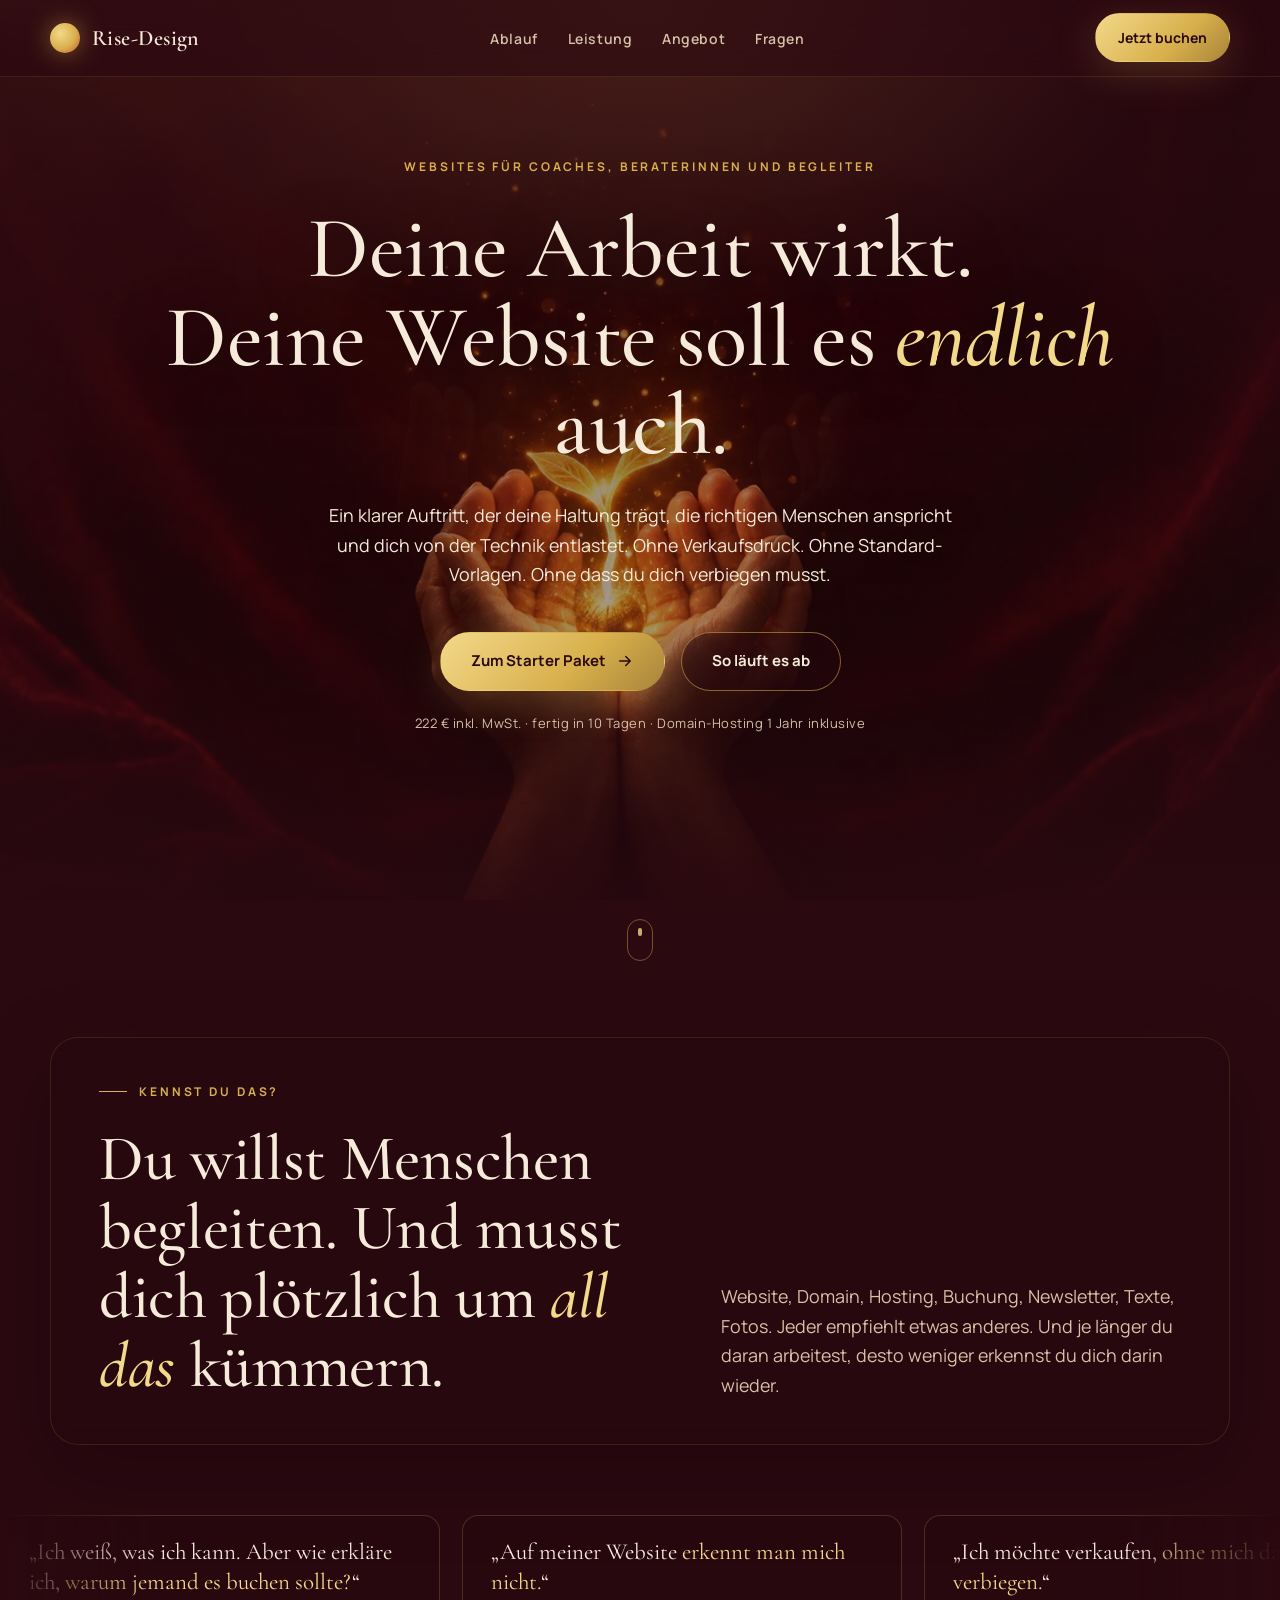
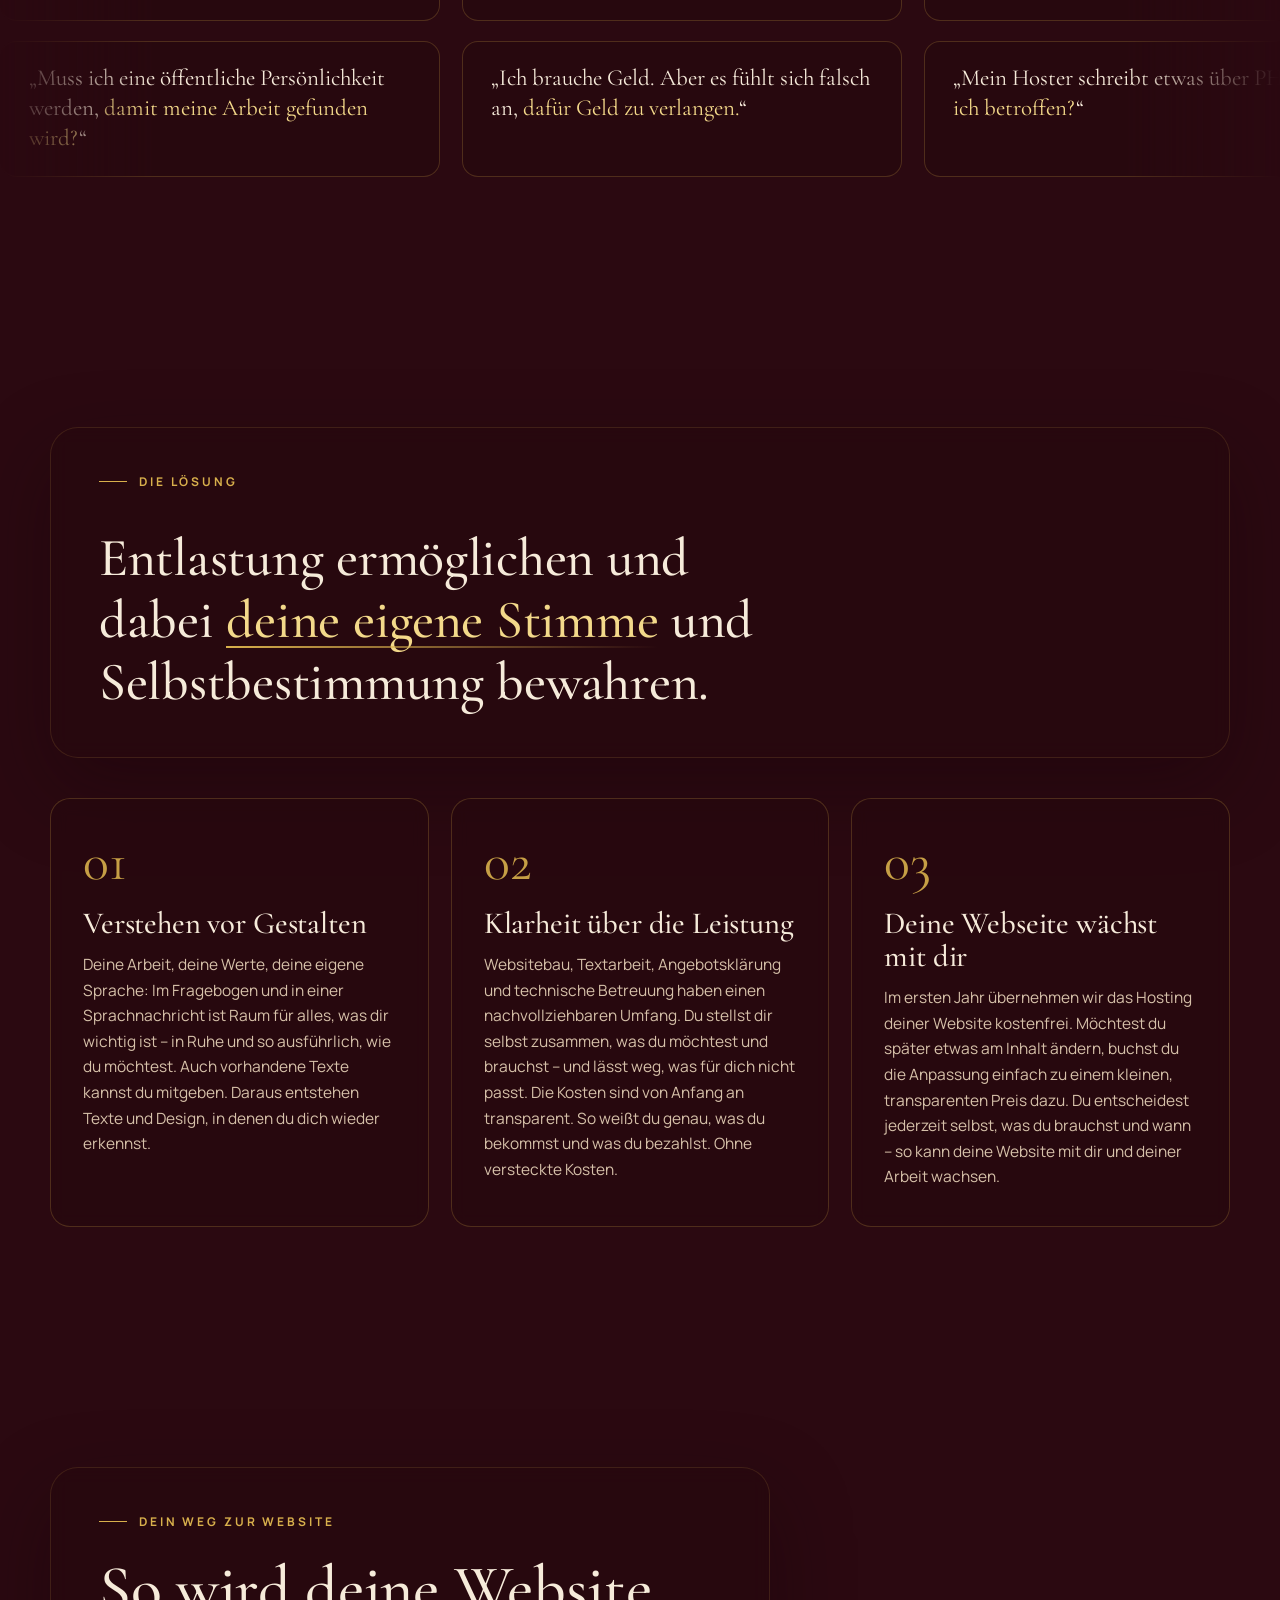
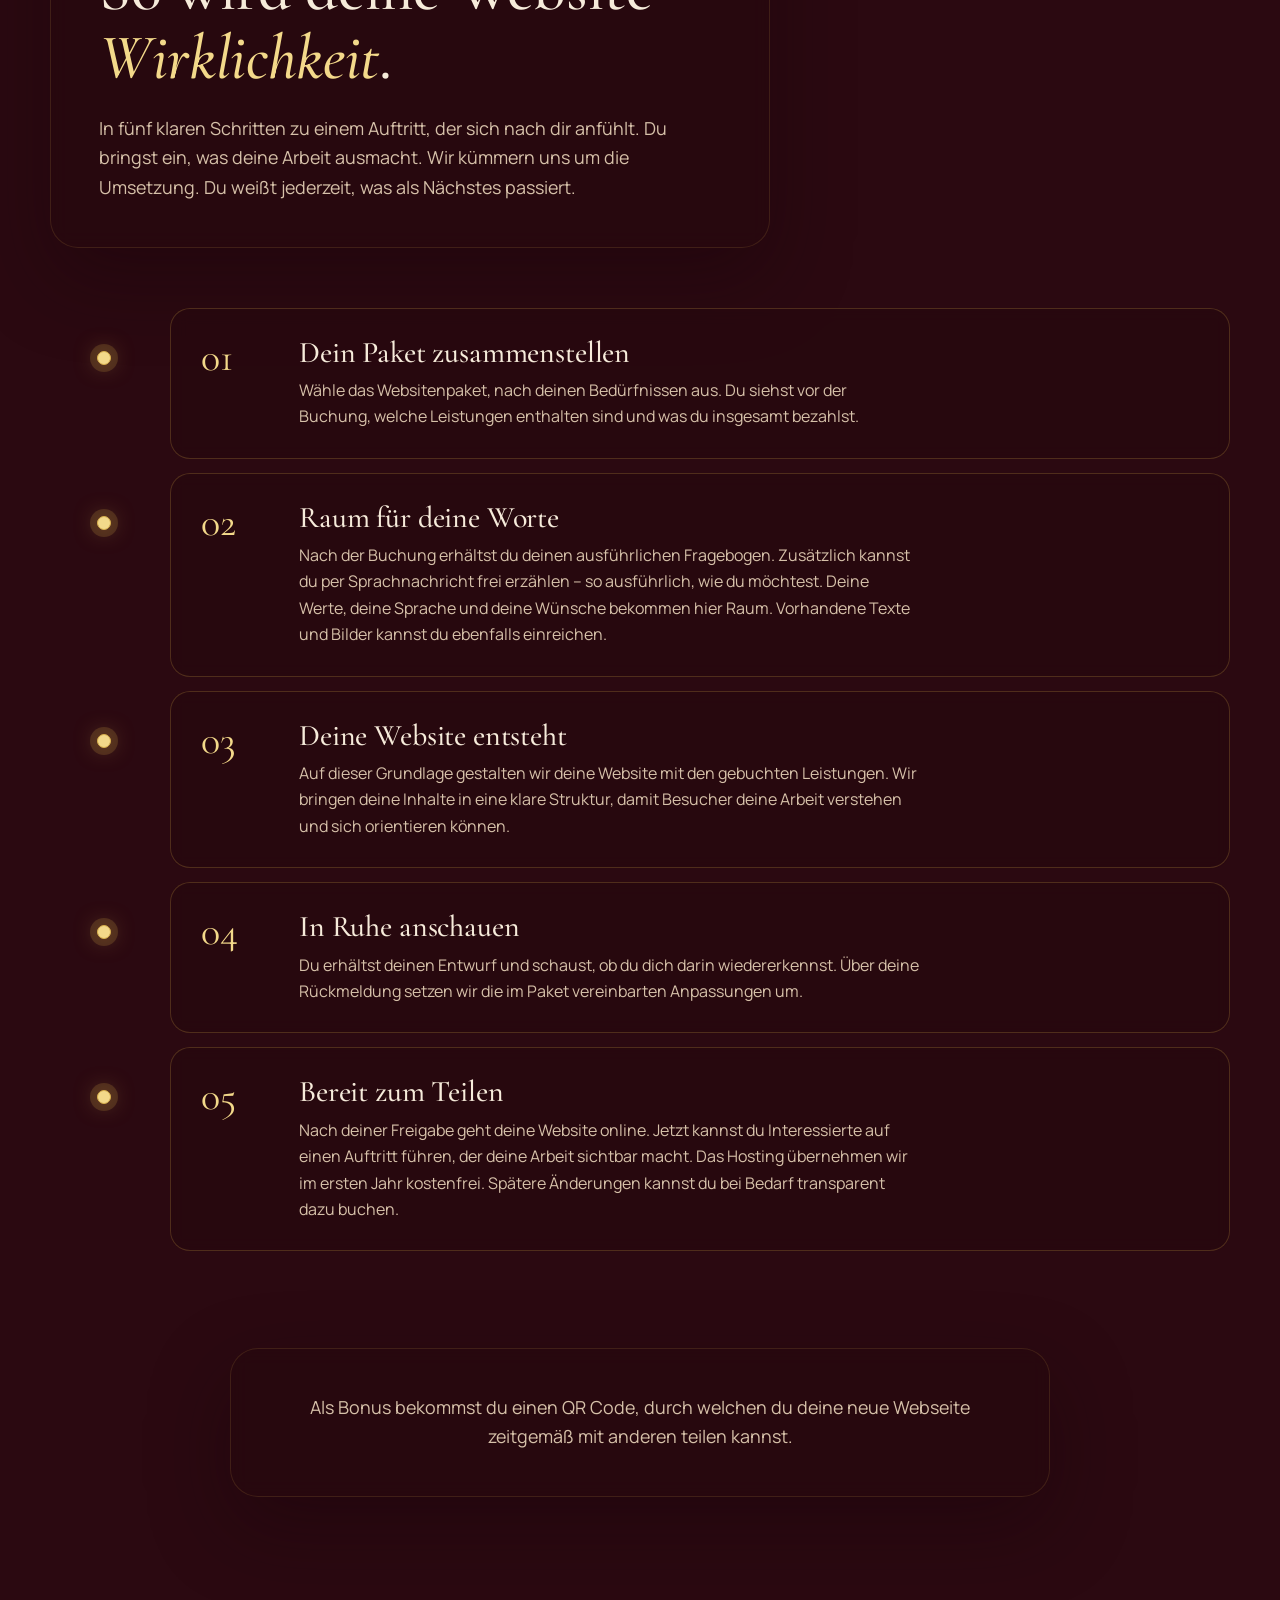
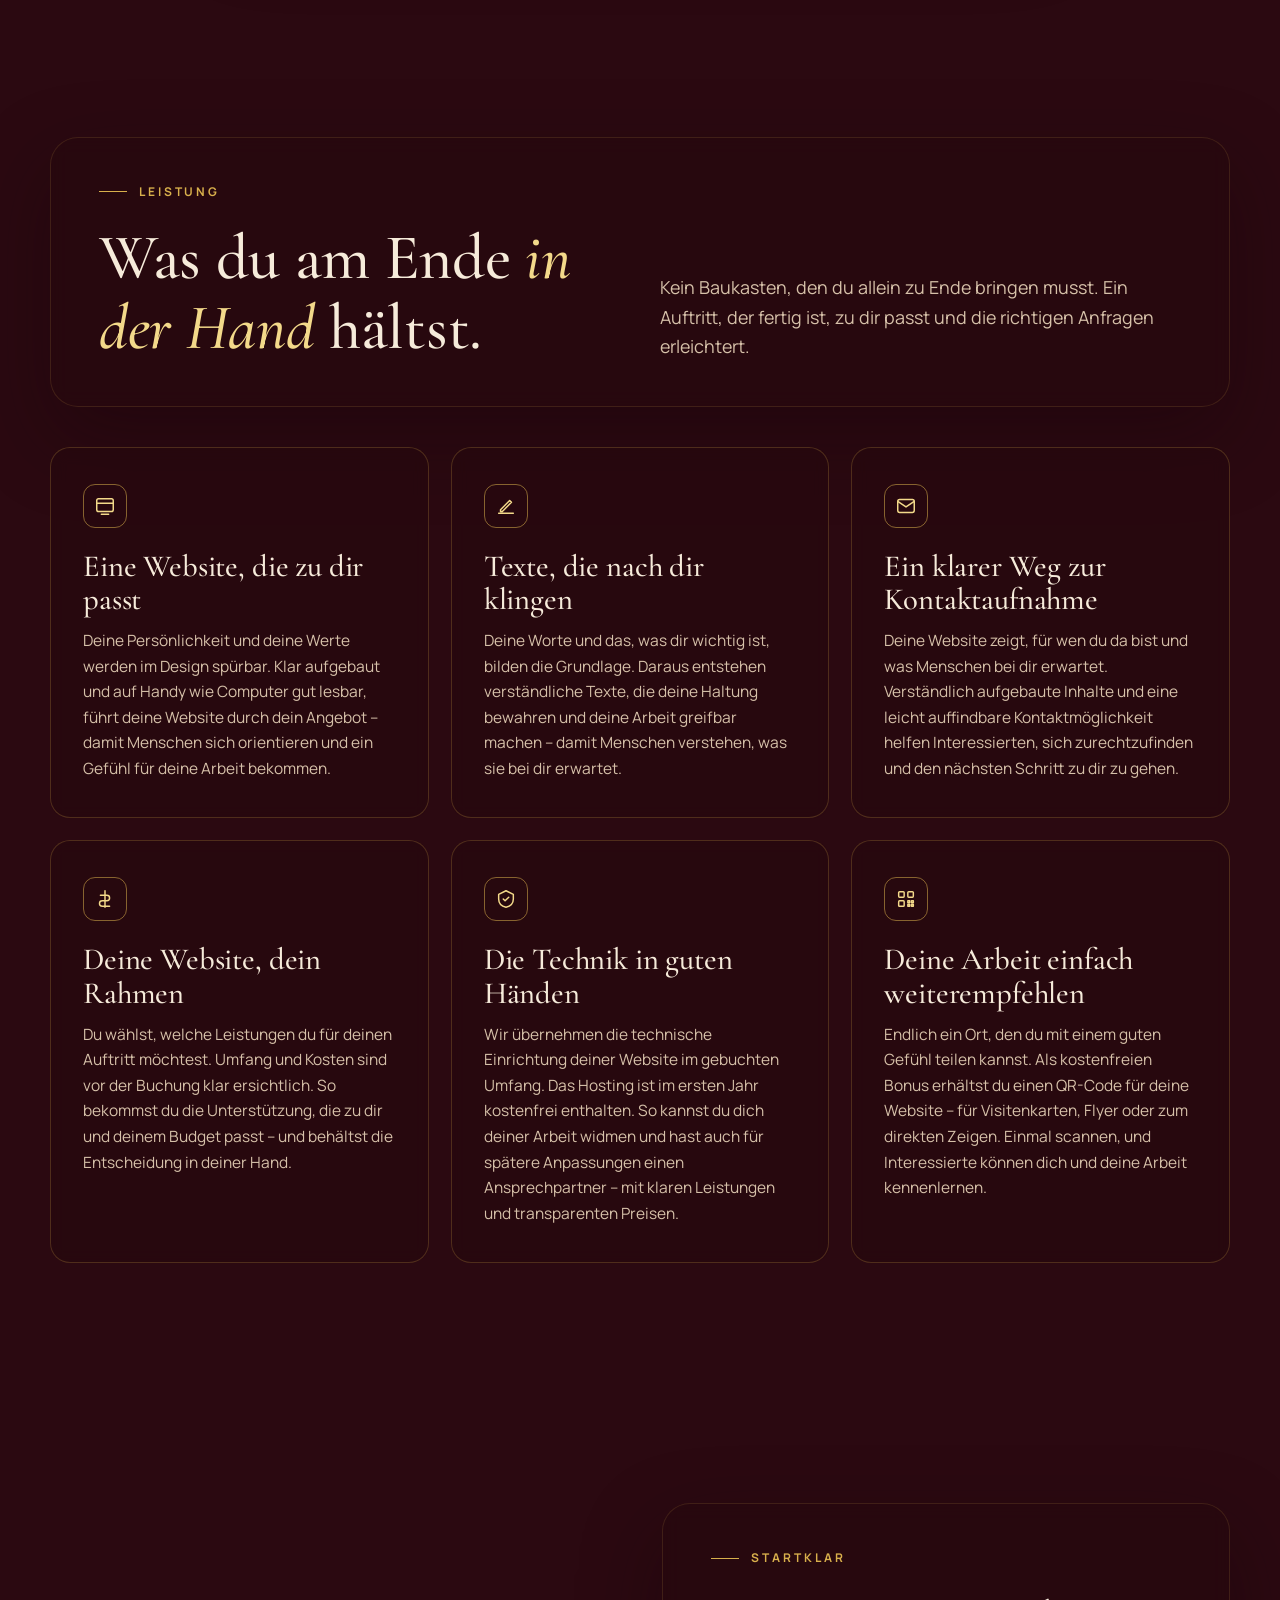
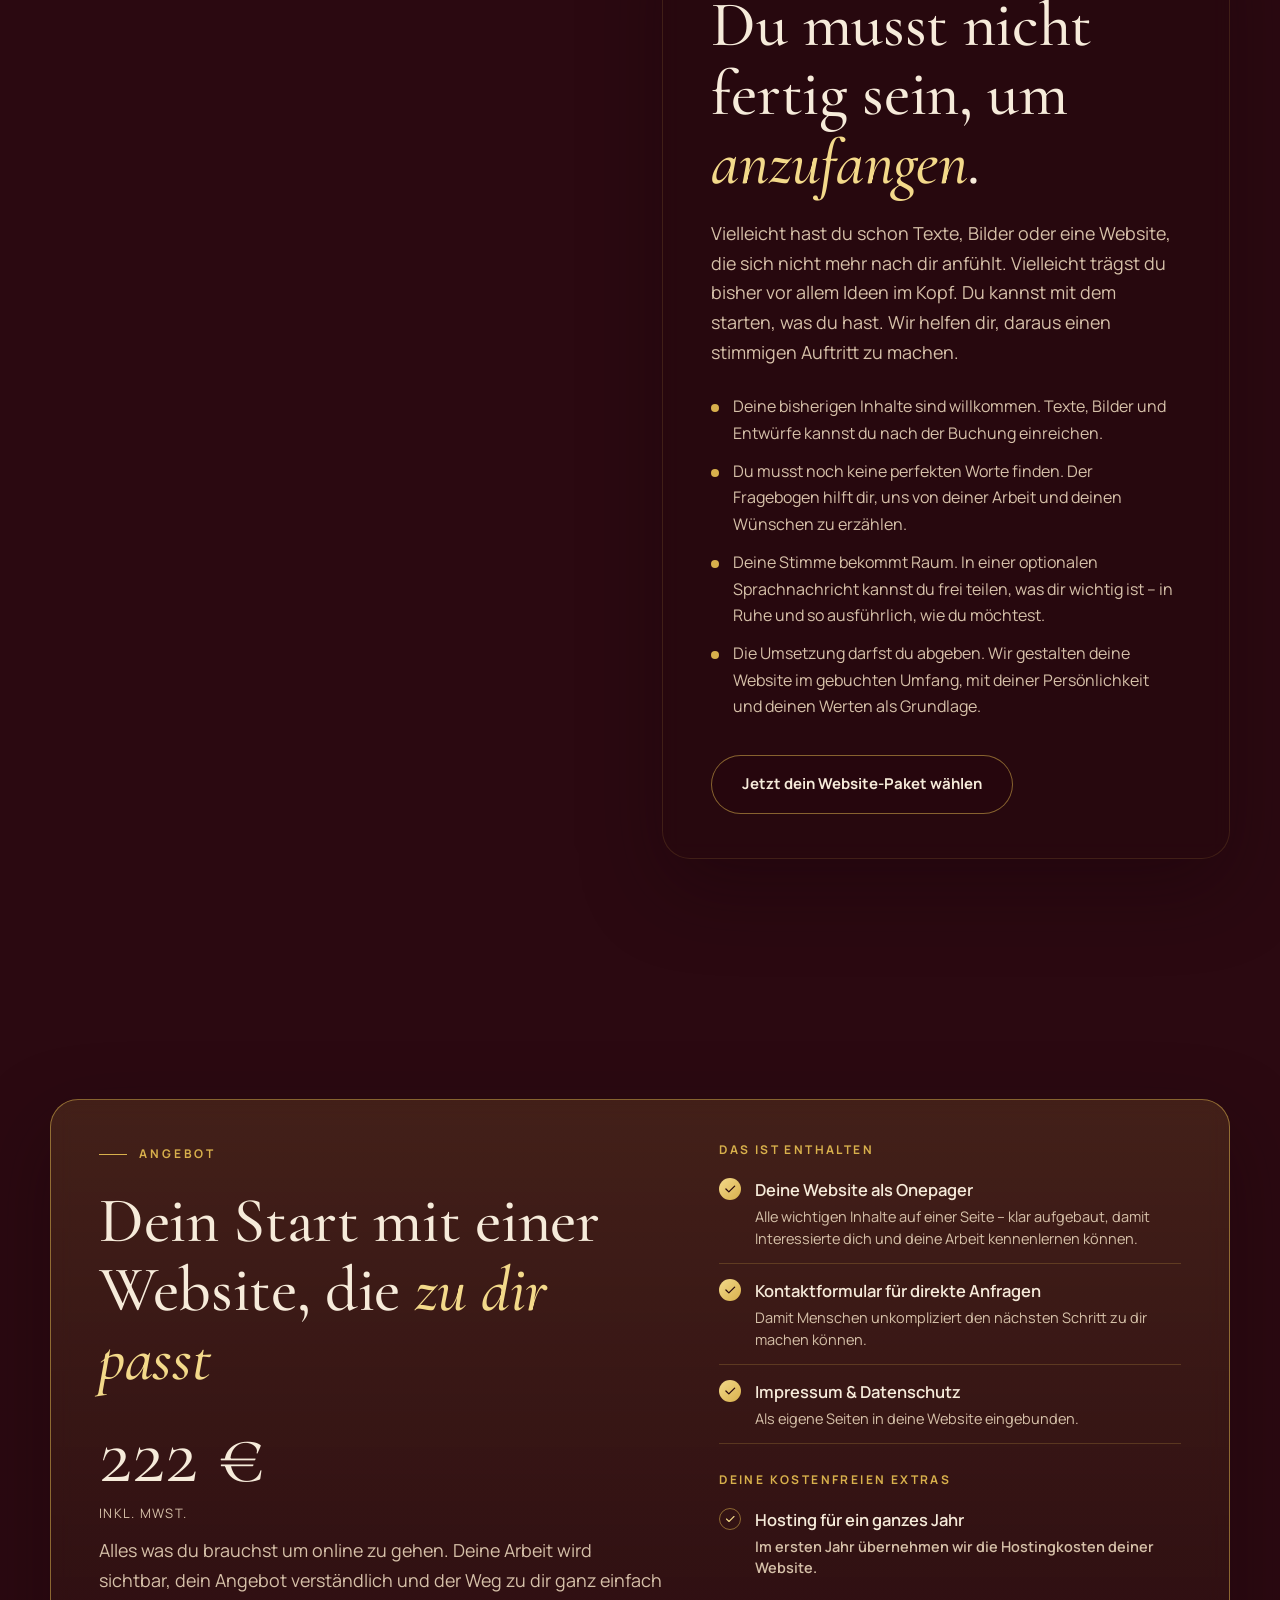
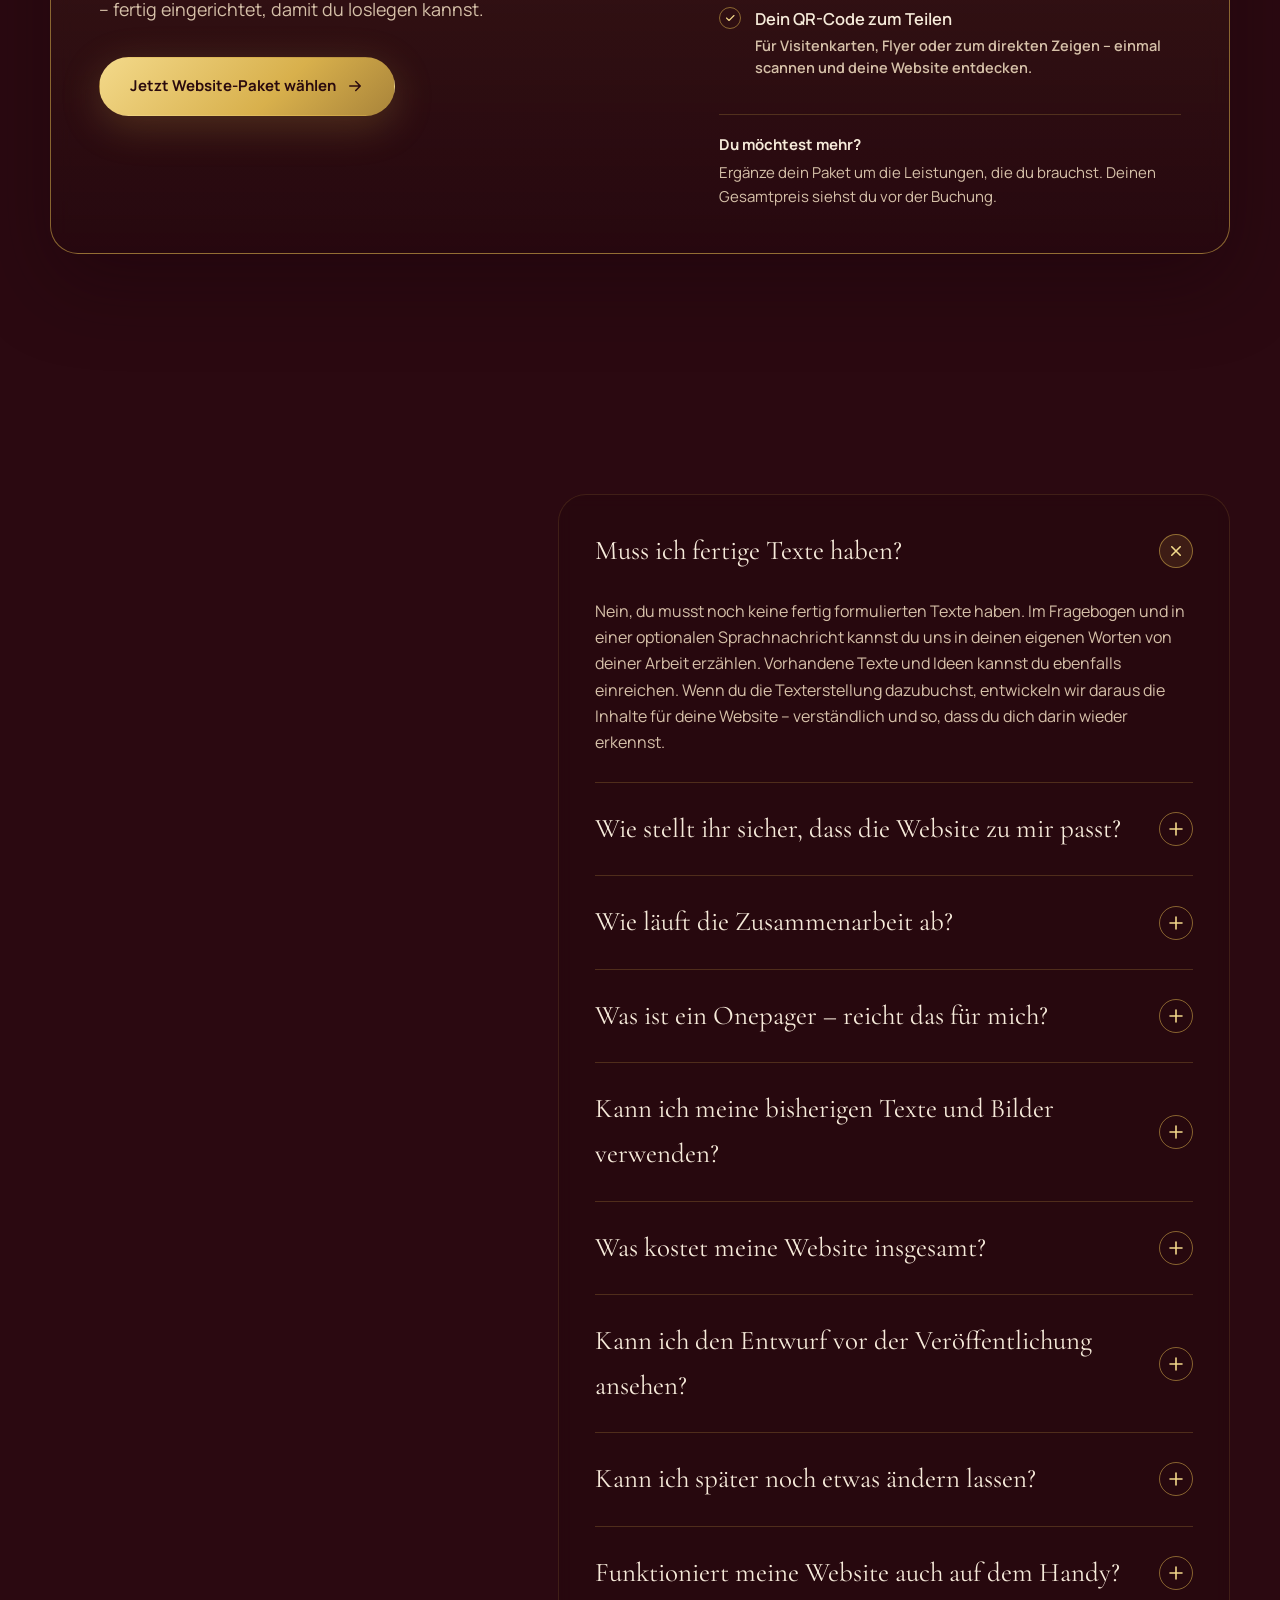
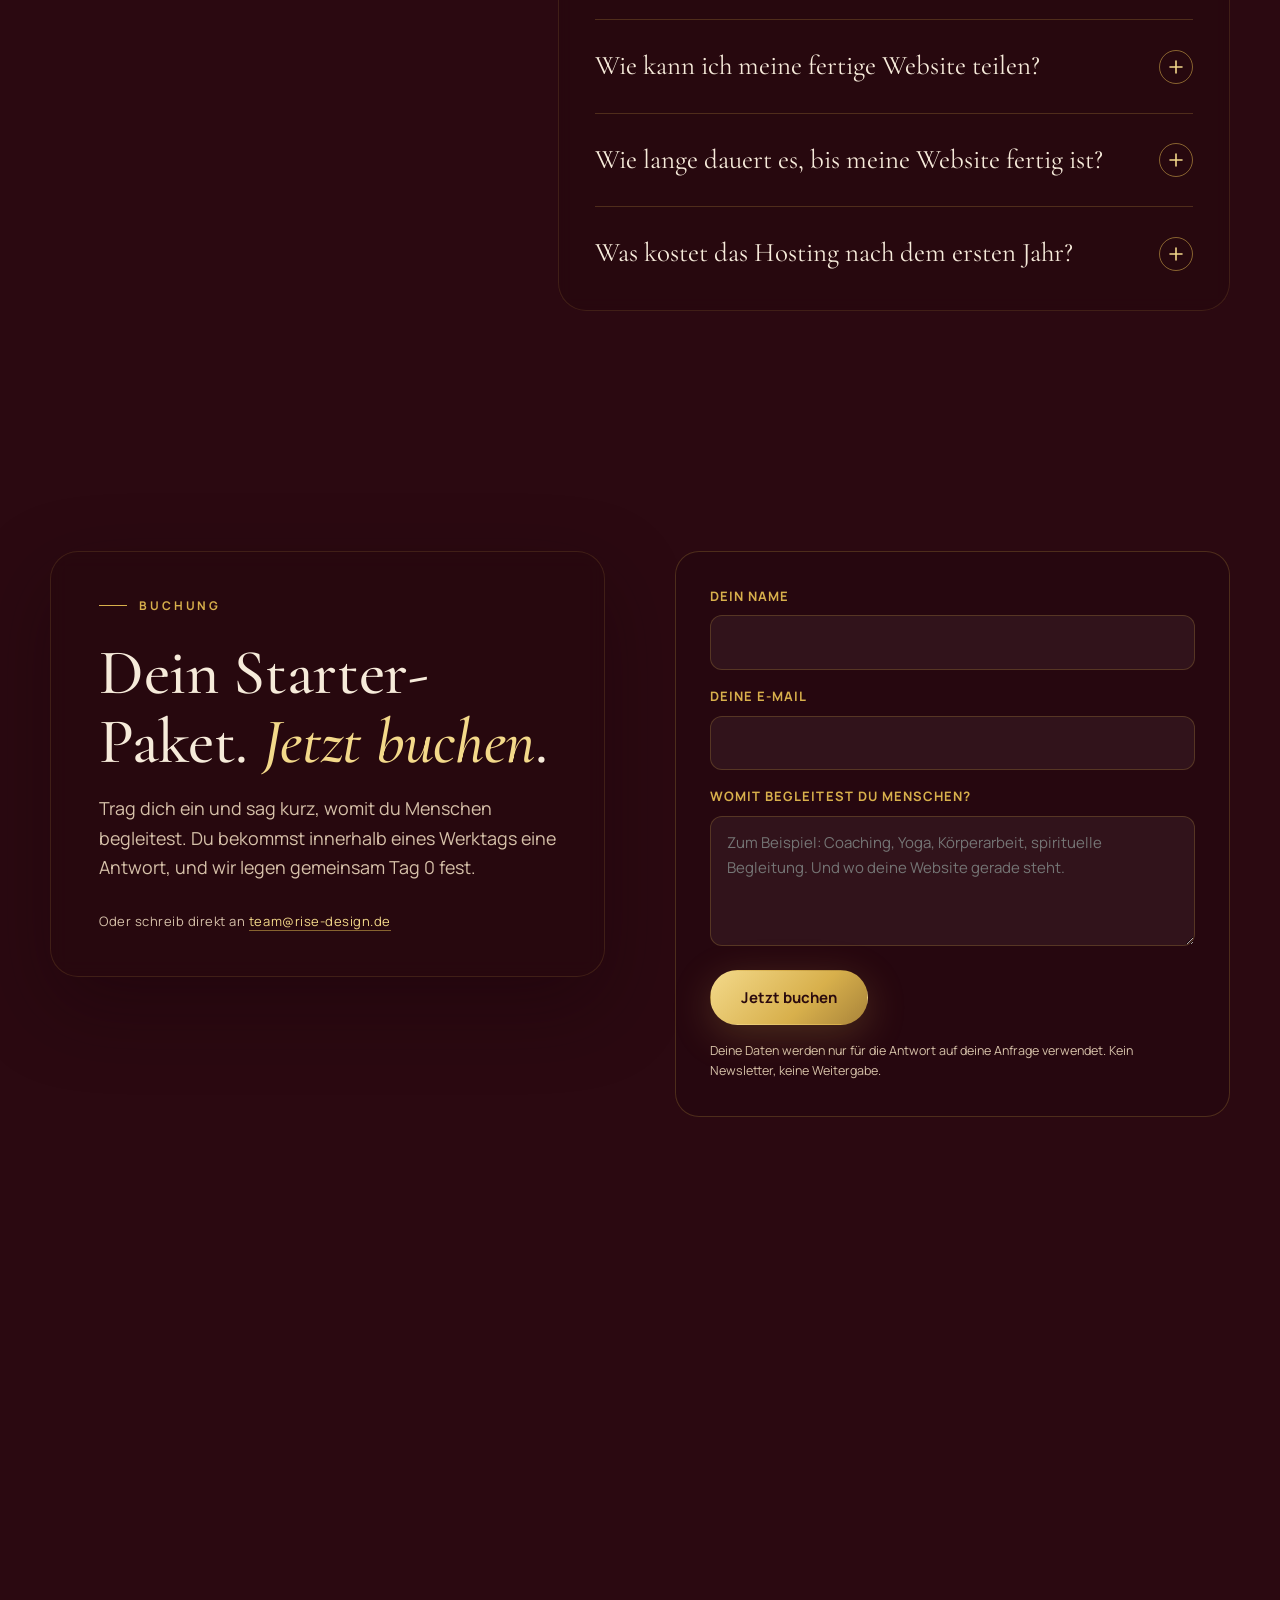
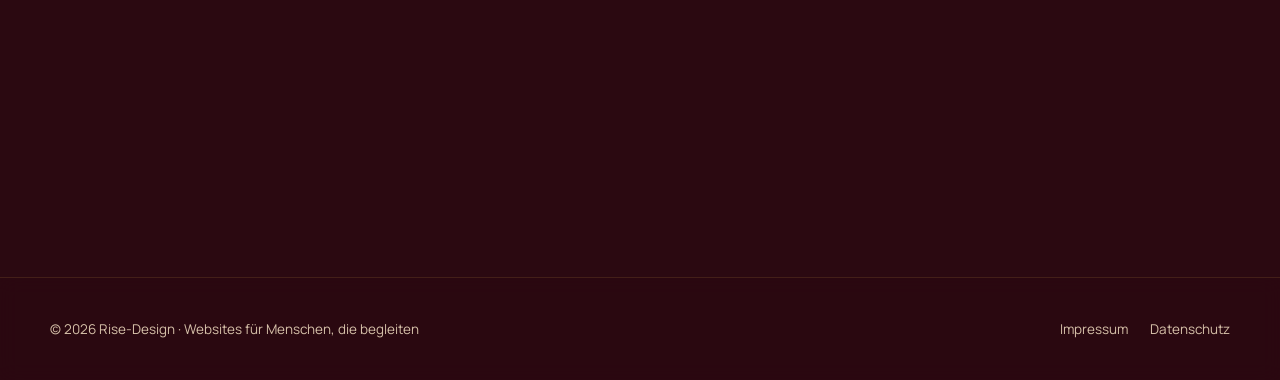
<file: landingpages/coaches-begleiter/index.html>
<!doctype html>
<html lang="de">
<head>
<meta charset="utf-8">
<meta name="viewport" content="width=device-width, initial-scale=1">
<title>Websites für Menschen, die begleiten</title>
<meta name="description" content="Websites für Coaches, Beraterinnen und Begleiter: ein klarer Auftritt, der deine Haltung trägt, die richtigen Menschen anspricht und dich von der Technik entlastet.">
<link rel="preconnect" href="https://fonts.googleapis.com">
<link rel="preconnect" href="https://fonts.gstatic.com" crossorigin>
<link href="https://fonts.googleapis.com/css2?family=Cormorant+Garamond:ital,wght@0,500;0,600;1,500&family=Manrope:wght@400;500;600;700&display=swap" rel="stylesheet">
<style>
:root{
  --ground:#2b0911;--ground2:#36101a;--wine:#5a1322;--wine2:#7a1a2c;
  --red:#c1272d;--red2:#e0404a;--amber:#f0a24a;--gold:#d8b04c;--gold2:#f3d98a;--gold3:#a9843a;
  --cream:#f6ebda;--muted:#d6c1a9;--line:rgba(216,176,76,.22);--line2:rgba(216,176,76,.55);
  --glass:rgba(38,8,15,.66);--glass2:rgba(38,8,15,.8);
  --mx:0;--my:0;
}
*{box-sizing:border-box}
html{scroll-behavior:smooth}
body{margin:0;background:var(--ground);color:var(--cream);font-family:Manrope,system-ui,sans-serif;line-height:1.65;-webkit-font-smoothing:antialiased;overflow-x:hidden}
h1,h2,h3,.serif{font-family:"Cormorant Garamond",Georgia,serif;font-weight:500;line-height:1.08;margin:0;letter-spacing:-.005em}
p{margin:0}
a{color:var(--gold2)}a:hover{color:var(--gold)}
img{display:block;max-width:100%}
.wrap{width:min(1180px,calc(100% - 48px));margin:0 auto}
.eyebrow{font-size:12px;letter-spacing:.24em;text-transform:uppercase;color:var(--gold);font-weight:700;display:flex;align-items:center;gap:12px}
.eyebrow::before{content:"";width:28px;height:1px;background:var(--gold)}
.lead{font-size:clamp(17px,1.4vw,20px);color:var(--muted);max-width:620px}
.h2{font-size:clamp(38px,5vw,68px)}
.h3{font-size:clamp(26px,2.4vw,34px)}
.gold{color:var(--gold2)}
.it{font-style:italic}
section{position:relative;padding:120px 0}
.btn{display:inline-flex;align-items:center;justify-content:center;gap:10px;padding:16px 30px;border-radius:999px;font-weight:700;font-size:15px;min-height:54px;text-decoration:none;border:1px solid transparent;cursor:pointer;font-family:inherit;transition:transform .35s cubic-bezier(.2,.7,.2,1),box-shadow .35s,background .35s,border-color .35s;will-change:transform}
.btn-gold{background:linear-gradient(135deg,var(--gold2),var(--gold) 60%,var(--gold3));color:#2a0a0e;box-shadow:0 10px 40px rgba(216,176,76,.22)}
.btn-gold:hover{box-shadow:0 16px 50px rgba(216,176,76,.4);color:#2a0a0e}
.btn-ghost{border-color:var(--line2);color:var(--cream);background:rgba(38,8,15,.45)}
.btn-ghost:hover{background:rgba(216,176,76,.12);color:var(--cream)}
.btn svg{width:18px;height:18px}

/* fixed hands video layer */
.bg{position:fixed;inset:0;z-index:0;overflow:hidden;background:var(--ground)}
.bg video,.bg img{position:absolute;inset:0;width:100%;height:100%;object-fit:cover;object-position:center 60%}
.bg-still{opacity:0;will-change:opacity}
.bg-video{opacity:0;transition:opacity .9s ease}
.bg-video.on{opacity:1}
.bg-shade{position:absolute;inset:0;background:
  radial-gradient(60% 50% at 50% 62%,rgba(43,9,17,0) 0%,rgba(43,9,17,.25) 60%,rgba(43,9,17,.7) 100%),
  linear-gradient(180deg,rgba(43,9,17,.55) 0%,rgba(43,9,17,.25) 35%,rgba(43,9,17,.25) 70%,rgba(43,9,17,.75) 100%)}
.bg-warm{position:absolute;inset:0;background:radial-gradient(70% 60% at 50% 0%,rgba(240,162,74,.16),transparent 60%);mix-blend-mode:screen;pointer-events:none}
.content{position:relative;z-index:1}

/* glass panels for readable copy */
.panel{background:var(--glass);backdrop-filter:blur(10px);-webkit-backdrop-filter:blur(10px);border:1px solid rgba(216,176,76,.14);border-radius:28px;padding:44px 48px;box-shadow:0 30px 80px rgba(20,3,8,.35)}
@media (max-width:600px){.panel{padding:30px 24px;border-radius:22px}}

/* progress + nav */
.progress{position:fixed;top:0;left:0;height:3px;width:0;background:linear-gradient(90deg,var(--red),var(--gold));z-index:60;transition:width .1s linear}
.nav{position:sticky;top:0;z-index:50;backdrop-filter:blur(14px);-webkit-backdrop-filter:blur(14px);background:rgba(43,9,17,.55);border-bottom:1px solid rgba(216,176,76,.12)}
.nav .wrap{display:flex;align-items:center;justify-content:space-between;gap:24px;min-height:76px}
.brand{display:flex;align-items:center;gap:12px;color:var(--cream);text-decoration:none;font-family:"Cormorant Garamond",serif;font-size:22px;font-weight:600;letter-spacing:.02em}
.brand-mark{width:30px;height:30px;border-radius:50%;background:radial-gradient(circle at 35% 35%,var(--gold2),var(--gold) 55%,var(--red) 120%);box-shadow:0 0 24px rgba(216,176,76,.5);animation:pulse 4s ease-in-out infinite}
.nav-links{display:flex;gap:30px;list-style:none;margin:0;padding:0}
.nav-links a{color:var(--muted);text-decoration:none;font-size:14px;font-weight:600;letter-spacing:.04em;transition:color .3s}
.nav-links a:hover{color:var(--gold2)}
.nav .btn{padding:12px 22px;min-height:46px;font-size:14px}

/* hero: copy sits above the hands */
.hero{min-height:920px;display:flex;align-items:flex-start;padding:80px 0 120px;overflow:hidden;isolation:isolate}
.hero-copy{position:relative;text-align:center;margin:0 auto;max-width:980px;transform:translate(calc(var(--mx)*-10px),calc(var(--my)*-6px));transition:transform .6s cubic-bezier(.2,.7,.2,1)}
.hero .eyebrow{justify-content:center;margin-bottom:28px;opacity:0;animation:fadeUp 1s .2s forwards}
.hero .eyebrow::before{display:none}
.hero h1{font-size:clamp(44px,6.8vw,104px);line-height:1.02;text-wrap:balance;text-shadow:0 10px 50px rgba(20,3,8,.6)}
.h-word{display:inline-block;opacity:0;transform:translateY(34px) rotate(1.5deg);animation:wordIn 1s cubic-bezier(.2,.7,.2,1) forwards;animation-delay:calc(.35s + var(--i)*80ms);will-change:transform,opacity}
.hero .lead{margin:30px auto 0;max-width:640px;opacity:0;animation:fadeUp 1s 1.1s forwards;color:var(--cream);text-shadow:0 4px 30px rgba(20,3,8,.8)}
.hero-cta{display:flex;gap:16px;justify-content:center;flex-wrap:wrap;margin-top:42px;opacity:0;animation:fadeUp 1s 1.35s forwards}
.hero-note{margin-top:22px;font-size:13px;color:var(--muted);letter-spacing:.04em;opacity:0;animation:fadeUp 1s 1.6s forwards}
.particles{position:absolute;inset:0;z-index:-1;pointer-events:none;overflow:hidden}
.particles span{position:absolute;left:50%;bottom:18%;width:var(--s,4px);height:var(--s,4px);border-radius:50%;background:var(--gold2);box-shadow:0 0 10px 2px rgba(243,217,138,.55);opacity:0;animation:rise var(--t,8s) linear infinite;animation-delay:var(--d,0s)}
.scroll-hint{position:absolute;left:50%;bottom:36px;transform:translateX(-50%);width:26px;height:42px;border:1px solid var(--line2);border-radius:14px;opacity:.8}
.scroll-hint::after{content:"";position:absolute;left:50%;top:8px;width:4px;height:8px;margin-left:-2px;border-radius:2px;background:var(--gold2);animation:hint 2s ease-in-out infinite}

/* marquee */
.pain{padding-top:40px}
.marquee{overflow:hidden;-webkit-mask-image:linear-gradient(90deg,transparent,#000 12%,#000 88%,transparent);mask-image:linear-gradient(90deg,transparent,#000 12%,#000 88%,transparent);padding:10px 0}
.track{display:flex;gap:22px;width:max-content;animation:scroll 60s linear infinite}
.track.rev{animation-direction:reverse;animation-duration:70s}
.marquee:hover .track{animation-play-state:paused}
.quote{flex:0 0 auto;max-width:440px;padding:22px 28px;border:1px solid var(--line);border-radius:16px;background:var(--glass);backdrop-filter:blur(6px);font-family:"Cormorant Garamond",serif;font-size:23px;line-height:1.3;color:var(--cream);transition:border-color .4s,background .4s}
.quote:hover{border-color:var(--line2);background:rgba(216,176,76,.12)}
.quote em{color:var(--gold2);font-style:normal}
.pain-text{display:grid;grid-template-columns:1.1fr .9fr;gap:60px;align-items:end;margin-bottom:60px}
.pain-text .lead{max-width:none}

/* principles */
.big-quote{font-size:clamp(30px,4.2vw,58px);line-height:1.15;max-width:980px;margin:36px 0 0;text-wrap:balance}
.big-quote .gold{position:relative}
.big-quote .gold::after{content:"";position:absolute;left:0;right:0;bottom:4px;height:2px;background:linear-gradient(90deg,var(--gold),transparent);transform:scaleX(0);transform-origin:left;transition:transform 1.4s cubic-bezier(.2,.7,.2,1) .4s}
.big-quote.in .gold::after{transform:scaleX(1)}
.grid3{display:grid;grid-template-columns:repeat(3,minmax(0,1fr));gap:22px;margin-top:40px}
.card{position:relative;background:var(--glass);backdrop-filter:blur(8px);-webkit-backdrop-filter:blur(8px);border:1px solid var(--line);border-radius:20px;padding:36px 32px;transition:transform .55s cubic-bezier(.2,.7,.2,1),border-color .55s,box-shadow .55s;overflow:hidden}
.card::before{content:"";position:absolute;inset:0;background:radial-gradient(600px circle at var(--cx,50%) var(--cy,0%),rgba(216,176,76,.16),transparent 45%);opacity:0;transition:opacity .5s}
.card:hover{transform:translateY(-8px);border-color:rgba(216,176,76,.55);box-shadow:0 30px 70px rgba(120,20,35,.35)}
.card:hover::before{opacity:1}
.card .num{font-family:"Cormorant Garamond",serif;font-size:54px;line-height:1;color:var(--gold);opacity:.9}
.card h3{margin:18px 0 12px}
.card p{color:var(--muted);font-size:15.5px}
.icon{width:44px;height:44px;border-radius:12px;border:1px solid var(--line2);display:grid;place-items:center;color:var(--gold2);margin-bottom:22px}
.icon svg{width:22px;height:22px}

/* process */
.process-head{max-width:720px;margin-bottom:60px}
.steps{position:relative;display:grid;grid-template-columns:80px 1fr;column-gap:40px}
.vine{grid-column:1;grid-row:1 / span 7;width:80px;height:100%;overflow:visible}
.vine path{fill:none;stroke:var(--gold);stroke-width:1.6;stroke-linecap:round;stroke-dasharray:1;stroke-dashoffset:1;filter:drop-shadow(0 0 6px rgba(216,176,76,.6));transition:stroke-dashoffset .2s linear}
.step{grid-column:2;display:grid;grid-template-columns:72px 1fr;gap:26px;padding:28px 30px;margin-bottom:14px;border:1px solid var(--line);border-radius:20px;background:var(--glass);backdrop-filter:blur(8px);-webkit-backdrop-filter:blur(8px);align-items:start}
.step .n{font-family:"Cormorant Garamond",serif;font-size:40px;color:var(--gold2);line-height:1;position:relative}
.step .n::before{content:"";position:absolute;left:-104px;top:14px;width:12px;height:12px;border-radius:50%;background:var(--ground);border:1px solid var(--gold);box-shadow:0 0 0 0 rgba(216,176,76,0);transition:background .6s,box-shadow .6s}
.step.in .n::before{background:var(--gold2);box-shadow:0 0 0 7px rgba(216,176,76,.18),0 0 22px rgba(216,176,76,.6)}
.step h3{font-size:30px;margin-bottom:8px}
.step p{color:var(--muted);max-width:620px}

/* deliverables */
.deliver .head{display:grid;grid-template-columns:1fr 1fr;gap:40px;align-items:end}

/* begin section: one column, hands show on the left */
.split .wrap{display:grid;grid-template-columns:1fr 1.05fr;gap:72px;align-items:center}
.split h2{margin:22px 0 22px}
.split ul{list-style:none;padding:0;margin:26px 0 36px;display:grid;gap:12px}
.split li{display:flex;gap:14px;color:var(--muted)}
.split li::before{content:"";flex:0 0 8px;height:8px;margin-top:11px;border-radius:50%;background:var(--gold)}

/* pricing */
.tiers{display:grid;grid-template-columns:repeat(4,minmax(0,1fr));gap:18px;margin-top:56px}
.tier{border:1px solid var(--line);border-radius:20px;padding:30px 26px;background:var(--glass);backdrop-filter:blur(8px);-webkit-backdrop-filter:blur(8px);transition:transform .5s cubic-bezier(.2,.7,.2,1),border-color .5s}
.tier:hover{transform:translateY(-6px);border-color:var(--line2)}
.tier.hl{border-color:var(--line2);background:linear-gradient(180deg,rgba(216,176,76,.16),var(--glass2))}
.tier .t{font-size:13px;letter-spacing:.18em;text-transform:uppercase;color:var(--gold);font-weight:700}
.tier .v{font-family:"Cormorant Garamond",serif;font-size:40px;margin:14px 0 10px;color:var(--cream)}
.tier p{color:var(--muted);font-size:14.5px}
.price-note{margin-top:28px;color:var(--muted);font-size:14px;max-width:760px}

/* offer */
.offer-panel{display:grid;grid-template-columns:1.1fr .9fr;gap:56px;align-items:start;border-color:var(--line2);background:linear-gradient(180deg,rgba(216,176,76,.14),var(--glass2))}
.offer-price{font-family:"Cormorant Garamond",serif;font-size:clamp(52px,6.4vw,88px);line-height:1;color:var(--cream);margin:22px 0 16px}
.offer-vat{display:block;font-family:Manrope,system-ui,sans-serif;font-size:13px;letter-spacing:.1em;text-transform:uppercase;color:var(--muted);margin-top:10px}
.offer-main .lead{margin-bottom:32px}
.offer-h{font-family:Manrope,system-ui,sans-serif;font-size:12px;letter-spacing:.2em;text-transform:uppercase;color:var(--gold);font-weight:700;margin:0 0 6px}
.offer-list ul{list-style:none;margin:0 0 30px;padding:0}
.offer-list li{display:flex;gap:14px;align-items:center;color:var(--cream);font-size:16.5px;padding:13px 0;border-bottom:1px solid var(--line)}
.offer-list li svg{flex:0 0 22px;width:22px;height:22px;padding:4px;border-radius:50%;color:#2a0a0e;background:linear-gradient(135deg,var(--gold2),var(--gold))}
.offer-list .bonus li{border-bottom:0;font-weight:600}
.offer-list .bonus li svg{background:none;border:1px solid var(--line2);color:var(--gold2)}
.offer-list li{align-items:flex-start}
.offer-list li svg{margin-top:2px}
.offer-list li strong{display:block;font-weight:600}
.offer-list li span{display:block;color:var(--muted);font-size:14.5px;line-height:1.5;margin-top:3px}
.offer-list .bonus{margin-bottom:22px}
.offer-more{color:var(--muted);font-size:15px;line-height:1.6;margin:0;padding-top:18px;border-top:1px solid var(--line)}
.offer-more strong{display:block;color:var(--cream);margin-bottom:4px}

/* faq */
.faq .wrap{display:grid;grid-template-columns:.8fr 1.2fr;gap:60px;align-items:start}
.faq-list{background:var(--glass);backdrop-filter:blur(8px);-webkit-backdrop-filter:blur(8px);border:1px solid rgba(216,176,76,.14);border-radius:28px;padding:10px 36px}
details{border-top:1px solid var(--line)}
details:first-of-type{border-top:0}
summary{list-style:none;cursor:pointer;display:flex;justify-content:space-between;align-items:center;gap:20px;padding:24px 0;font-family:"Cormorant Garamond",serif;font-size:27px;color:var(--cream);transition:color .3s}
summary::-webkit-details-marker{display:none}
summary:hover{color:var(--gold2)}
.plus{flex:0 0 34px;height:34px;border-radius:50%;border:1px solid var(--line2);display:grid;place-items:center;color:var(--gold2);transition:transform .45s cubic-bezier(.2,.7,.2,1),background .3s}
details[open] .plus{transform:rotate(45deg);background:rgba(216,176,76,.12)}
.answer{padding:0 0 26px;color:var(--muted);max-width:640px}

/* contact */
.contact{padding-bottom:120px}
.contact .wrap{display:grid;grid-template-columns:1fr 1fr;gap:70px;align-items:start}
.contact h2{margin:22px 0 18px}
.form{display:grid;gap:16px;padding:34px;border:1px solid var(--line);border-radius:24px;background:var(--glass2);backdrop-filter:blur(10px);-webkit-backdrop-filter:blur(10px)}
.field{display:grid;gap:8px}
.field label{font-size:13px;letter-spacing:.08em;text-transform:uppercase;color:var(--gold);font-weight:700}
.field input,.field textarea{width:100%;background:rgba(255,255,255,.05);border:1px solid var(--line);border-radius:12px;color:var(--cream);padding:14px 16px;font:inherit;font-size:15px;min-height:50px;transition:border-color .3s,box-shadow .3s}
.field textarea{min-height:130px;resize:vertical}
.field input:focus,.field textarea:focus{outline:none;border-color:var(--gold);box-shadow:0 0 0 4px rgba(216,176,76,.15)}
.form .btn{justify-self:start;margin-top:8px}
.form small{color:var(--muted);font-size:12.5px}
.form .hp{display:none}
.form-status{display:none;margin:0;font-size:14.5px;line-height:1.55;padding:14px 16px;border-radius:12px;color:var(--cream)}
.form-status.ok{display:block;background:rgba(216,176,76,.14);border:1px solid var(--line2)}
.form-status.err{display:block;background:rgba(224,64,74,.14);border:1px solid rgba(224,64,74,.45)}

/* outro: the hands present the finished website, nothing covers them */
.outro{min-height:640px;padding:0}

/* footer */
footer{position:relative;z-index:1;border-top:1px solid rgba(216,176,76,.14);padding:40px 0;color:var(--muted);font-size:13.5px;background:rgba(43,9,17,.55);backdrop-filter:blur(10px);-webkit-backdrop-filter:blur(10px)}
footer .wrap{display:flex;justify-content:space-between;gap:20px;flex-wrap:wrap}
footer a{color:var(--muted);text-decoration:none;margin-left:22px}
footer a:hover{color:var(--gold2)}

/* reveal */
.reveal{opacity:0;transform:translateY(30px);transition:opacity 1s ease,transform 1s cubic-bezier(.2,.7,.2,1);transition-delay:var(--delay,0s)}
.reveal.in{opacity:1;transform:none}

@keyframes rise{0%{transform:translate(var(--x,0),0) scale(.5);opacity:0}12%{opacity:.95}100%{transform:translate(calc(var(--x,0)*1.7),-520px) scale(1.15);opacity:0}}
@keyframes wordIn{to{opacity:1;transform:none}}
@keyframes fadeUp{from{opacity:0;transform:translateY(18px)}to{opacity:1;transform:none}}
@keyframes pulse{0%,100%{box-shadow:0 0 18px rgba(216,176,76,.45)}50%{box-shadow:0 0 34px rgba(216,176,76,.85)}}
@keyframes scroll{to{transform:translateX(-50%)}}
@keyframes hint{0%{transform:translateY(0);opacity:1}70%{transform:translateY(14px);opacity:0}100%{opacity:0}}

@media (max-width:980px){
  .pain-text,.deliver .head,.split .wrap,.faq .wrap,.contact .wrap{grid-template-columns:1fr;gap:36px}
  .grid3{grid-template-columns:1fr}
  .tiers{grid-template-columns:repeat(2,minmax(0,1fr))}
  .offer-panel{grid-template-columns:1fr;gap:30px}
  .nav-links{display:none}
  section{padding:90px 0}
  .hero{min-height:780px;padding-top:50px}
  .steps{grid-template-columns:40px 1fr;column-gap:16px}
  .vine{width:40px}
  .step{grid-template-columns:56px 1fr;gap:16px;padding:22px 20px}
  .step .n::before{left:-66px}
  .outro{min-height:460px}
}
@media (max-width:600px){
  .tiers{grid-template-columns:1fr}
  .quote{max-width:320px;font-size:20px}
  .hero-cta .btn{width:100%}
  .wrap{width:calc(100% - 32px)}
  .faq-list{padding:6px 20px}
}
@media (prefers-reduced-motion:reduce){
  *,*::before,*::after{animation:none!important;transition:none!important}
  .reveal,.h-word,.hero .eyebrow,.hero .lead,.hero-cta,.hero-note{opacity:1;transform:none}
}
</style>
</head>
<body>
<div class="progress" aria-hidden="true"></div>

<div class="bg" aria-hidden="true">
  <img class="bg-still" src="assets/hands-1.webp" alt="">
  <img class="bg-still" src="assets/hands-2.webp" alt="">
  <img class="bg-still" src="assets/hands-3.webp" alt="">
  <img class="bg-still" src="assets/hands-4.webp" alt="">
  <img class="bg-still" src="assets/hands-5.webp" alt="">
  <img class="bg-still" src="assets/hands-6.webp" alt="">
  <video class="bg-video" muted playsinline preload="auto" poster="assets/hands-1.webp" src="assets/hands-video.mp4"></video>
  <div class="bg-shade"></div>
  <div class="bg-warm"></div>
</div>

<div class="content">
<header class="nav">
  <div class="wrap">
    <a class="brand" href="#top" aria-label="Zur Startseite"><span class="brand-mark" aria-hidden="true"></span>Rise-Design</a>
    <ul class="nav-links">
      <li><a href="#ablauf">Ablauf</a></li>
      <li><a href="#leistung">Leistung</a></li>
      <li><a href="#angebot">Angebot</a></li>
      <li><a href="#fragen">Fragen</a></li>
    </ul>
    <a class="btn btn-gold magnet" href="#angebot">Jetzt buchen</a>
  </div>
</header>

<main id="top">

<section class="hero" aria-labelledby="hero-title">
  <div class="particles" aria-hidden="true">
    <span style="--x:-180px;--d:0s;--t:9s;--s:3px"></span><span style="--x:-120px;--d:1.1s;--t:8s;--s:4px"></span><span style="--x:-60px;--d:2.3s;--t:10s;--s:3px"></span><span style="--x:-20px;--d:.6s;--t:7s;--s:5px"></span><span style="--x:20px;--d:3.4s;--t:9s;--s:3px"></span><span style="--x:70px;--d:1.8s;--t:8.5s;--s:4px"></span><span style="--x:130px;--d:4.2s;--t:11s;--s:3px"></span><span style="--x:190px;--d:2.9s;--t:9.5s;--s:4px"></span><span style="--x:-240px;--d:5s;--t:12s;--s:2px"></span><span style="--x:240px;--d:3.9s;--t:10.5s;--s:2px"></span><span style="--x:-90px;--d:6.1s;--t:8s;--s:3px"></span><span style="--x:90px;--d:5.5s;--t:9s;--s:3px"></span><span style="--x:0px;--d:4.6s;--t:7.5s;--s:4px"></span><span style="--x:-150px;--d:7s;--t:10s;--s:3px"></span><span style="--x:160px;--d:6.6s;--t:9s;--s:3px"></span><span style="--x:-40px;--d:7.8s;--t:8s;--s:5px"></span><span style="--x:45px;--d:8.4s;--t:11s;--s:3px"></span><span style="--x:-210px;--d:2s;--t:9s;--s:2px"></span>
  </div>
  <div class="wrap">
    <div class="hero-copy">
      <p class="eyebrow">Websites für Coaches, Beraterinnen und Begleiter</p>
      <h1 id="hero-title"><span class="h-word" style="--i:0">Deine</span> <span class="h-word" style="--i:1">Arbeit</span> <span class="h-word" style="--i:2">wirkt.</span><br><span class="h-word" style="--i:3">Deine</span> <span class="h-word" style="--i:4">Website</span> <span class="h-word" style="--i:5">soll</span> <span class="h-word" style="--i:6">es</span> <span class="h-word gold it" style="--i:7">endlich</span> <span class="h-word" style="--i:8">auch.</span></h1>
      <p class="lead">Ein klarer Auftritt, der deine Haltung trägt, die richtigen Menschen anspricht und dich von der Technik entlastet. Ohne Verkaufsdruck. Ohne Standard-Vorlagen. Ohne dass du dich verbiegen musst.</p>
      <div class="hero-cta">
        <a class="btn btn-gold magnet" href="#angebot">Zum Starter Paket
          <svg viewBox="0 0 24 24" fill="none" stroke="currentColor" stroke-width="2" stroke-linecap="round" stroke-linejoin="round" aria-hidden="true"><path d="M5 12h14M13 6l6 6-6 6"/></svg></a>
        <a class="btn btn-ghost magnet" href="#ablauf">So läuft es ab</a>
      </div>
      <p class="hero-note">222 € inkl. MwSt. · fertig in 10 Tagen · Domain-Hosting 1 Jahr inklusive</p>
    </div>
  </div>
  <div class="scroll-hint" aria-hidden="true"></div>
</section>

<section class="pain" aria-labelledby="pain-title">
  <div class="wrap">
    <div class="pain-text panel">
      <div class="reveal">
        <p class="eyebrow">Kennst du das?</p>
        <h2 class="h2" id="pain-title" style="margin-top:22px">Du willst Menschen begleiten. Und musst dich plötzlich um <span class="gold it">all das</span> kümmern.</h2>
      </div>
      <p class="lead reveal" style="--delay:.15s">Website, Domain, Hosting, Buchung, Newsletter, Texte, Fotos. Jeder empfiehlt etwas anderes. Und je länger du daran arbeitest, desto weniger erkennst du dich darin wieder.</p>
    </div>
  </div>
  <div class="marquee" aria-label="Gedanken, die viele Begleiterinnen und Begleiter kennen">
    <div class="track">
      <div class="quote">„Ich weiß, was ich kann. Aber wie erkläre ich, <em>warum jemand es buchen sollte?</em>“</div>
      <div class="quote">„Auf meiner Website <em>erkennt man mich nicht.</em>“</div>
      <div class="quote">„Ich möchte verkaufen, <em>ohne mich dabei zu verbiegen.</em>“</div>
      <div class="quote">„Seit Monaten arbeite ich daran und bin <em>noch immer nicht startklar.</em>“</div>
      <div class="quote">„Ich möchte Hilfe, aber nicht wieder <em>die Kontrolle verlieren.</em>“</div>
      <div class="quote">„Ich bekomme Anfragen, <em>aber sie passen nicht.</em>“</div>
      <div class="quote">„Ich weiß, was ich kann. Aber wie erkläre ich, <em>warum jemand es buchen sollte?</em>“</div>
      <div class="quote">„Auf meiner Website <em>erkennt man mich nicht.</em>“</div>
      <div class="quote">„Ich möchte verkaufen, <em>ohne mich dabei zu verbiegen.</em>“</div>
      <div class="quote">„Seit Monaten arbeite ich daran und bin <em>noch immer nicht startklar.</em>“</div>
      <div class="quote">„Ich möchte Hilfe, aber nicht wieder <em>die Kontrolle verlieren.</em>“</div>
      <div class="quote">„Ich bekomme Anfragen, <em>aber sie passen nicht.</em>“</div>
    </div>
  </div>
  <div class="marquee" aria-hidden="true">
    <div class="track rev">
      <div class="quote">„Muss ich eine öffentliche Persönlichkeit werden, <em>damit meine Arbeit gefunden wird?</em>“</div>
      <div class="quote">„Ich brauche Geld. Aber es fühlt sich falsch an, <em>dafür Geld zu verlangen.</em>“</div>
      <div class="quote">„Mein Hoster schreibt etwas über PHP. <em>Bin ich betroffen?</em>“</div>
      <div class="quote">„Ich kann so viel. <em>Wie soll ich mich da auf etwas festlegen?</em>“</div>
      <div class="quote">„Ich habe es so oft erklärt. Trotzdem versteht niemand, <em>was ich wirklich mache.</em>“</div>
      <div class="quote">„Für meine angefangene Website finde ich sowieso niemanden, <em>der mir bezahlbar hilft.</em>“</div>
      <div class="quote">„Muss ich eine öffentliche Persönlichkeit werden, <em>damit meine Arbeit gefunden wird?</em>“</div>
      <div class="quote">„Ich brauche Geld. Aber es fühlt sich falsch an, <em>dafür Geld zu verlangen.</em>“</div>
      <div class="quote">„Mein Hoster schreibt etwas über PHP. <em>Bin ich betroffen?</em>“</div>
      <div class="quote">„Ich kann so viel. <em>Wie soll ich mich da auf etwas festlegen?</em>“</div>
      <div class="quote">„Ich habe es so oft erklärt. Trotzdem versteht niemand, <em>was ich wirklich mache.</em>“</div>
      <div class="quote">„Für meine angefangene Website finde ich sowieso niemanden, <em>der mir bezahlbar hilft.</em>“</div>
    </div>
  </div>
</section>

<section class="principles" aria-labelledby="prin-title">
  <div class="wrap">
    <div class="panel reveal">
      <p class="eyebrow">Die Lösung</p>
      <h2 class="h2 big-quote reveal" id="prin-title">Entlastung ermöglichen und dabei <span class="gold">deine eigene Stimme</span> und Selbstbestimmung bewahren.</h2>
    </div>
    <div class="grid3">
      <article class="card reveal" style="--delay:0s">
        <div class="num">01</div>
        <h3 class="h3">Verstehen vor Gestalten</h3>
        <p>Deine Arbeit, deine Werte, deine eigene Sprache: Im Fragebogen und in einer Sprachnachricht ist Raum für alles, was dir wichtig ist – in Ruhe und so ausführlich, wie du möchtest. Auch vorhandene Texte kannst du mitgeben. Daraus entstehen Texte und Design, in denen du dich wieder erkennst.</p>
      </article>
      <article class="card reveal" style="--delay:.12s">
        <div class="num">02</div>
        <h3 class="h3">Klarheit über die Leistung</h3>
        <p>Websitebau, Textarbeit, Angebotsklärung und technische Betreuung haben einen nachvollziehbaren Umfang. Du stellst dir selbst zusammen, was du möchtest und brauchst – und lässt weg, was für dich nicht passt. Die Kosten sind von Anfang an transparent. So weißt du genau, was du bekommst und was du bezahlst. Ohne versteckte Kosten.</p>
      </article>
      <article class="card reveal" style="--delay:.24s">
        <div class="num">03</div>
        <h3 class="h3">Deine Webseite wächst mit dir</h3>
        <p>Im ersten Jahr übernehmen wir das Hosting deiner Website kostenfrei. Möchtest du später etwas am Inhalt ändern, buchst du die Anpassung einfach zu einem kleinen, transparenten Preis dazu. Du entscheidest jederzeit selbst, was du brauchst und wann – so kann deine Website mit dir und deiner Arbeit wachsen.</p>
      </article>
    </div>
  </div>
</section>

<section class="process" id="ablauf" aria-labelledby="proc-title">
  <div class="wrap">
    <div class="process-head panel reveal">
      <p class="eyebrow">Dein Weg zur Website</p>
      <h2 class="h2" id="proc-title" style="margin-top:22px">So wird deine Website <span class="gold it">Wirklichkeit</span>.</h2>
      <p class="lead" style="margin-top:22px">In fünf klaren Schritten zu einem Auftritt, der sich nach dir anfühlt. Du bringst ein, was deine Arbeit ausmacht. Wir kümmern uns um die Umsetzung. Du weißt jederzeit, was als Nächstes passiert.</p>
    </div>
    <div class="steps">
      <svg class="vine" viewBox="0 0 80 1000" preserveAspectRatio="none" aria-hidden="true">
        <path pathLength="1" d="M40 0 C 40 110, 14 150, 40 250 S 68 380, 40 500 S 12 720, 40 830 S 64 950, 40 1000"/>
      </svg>
      <article class="step reveal">
        <div class="n">01</div>
        <div><h3>Dein Paket zusammenstellen</h3><p>Wähle das Websitenpaket, nach deinen Bedürfnissen aus. Du siehst vor der Buchung, welche Leistungen enthalten sind und was du insgesamt bezahlst.</p></div>
      </article>
      <article class="step reveal">
        <div class="n">02</div>
        <div><h3>Raum für deine Worte</h3><p>Nach der Buchung erhältst du deinen ausführlichen Fragebogen. Zusätzlich kannst du per Sprachnachricht frei erzählen – so ausführlich, wie du möchtest. Deine Werte, deine Sprache und deine Wünsche bekommen hier Raum. Vorhandene Texte und Bilder kannst du ebenfalls einreichen.</p></div>
      </article>
      <article class="step reveal">
        <div class="n">03</div>
        <div><h3>Deine Website entsteht</h3><p>Auf dieser Grundlage gestalten wir deine Website mit den gebuchten Leistungen. Wir bringen deine Inhalte in eine klare Struktur, damit Besucher deine Arbeit verstehen und sich orientieren können.</p></div>
      </article>
      <article class="step reveal">
        <div class="n">04</div>
        <div><h3>In Ruhe anschauen</h3><p>Du erhältst deinen Entwurf und schaust, ob du dich darin wiedererkennst. Über deine Rückmeldung setzen wir die im Paket vereinbarten Anpassungen um.</p></div>
      </article>
      <article class="step reveal">
        <div class="n">05</div>
        <div><h3>Bereit zum Teilen</h3><p>Nach deiner Freigabe geht deine Website online. Jetzt kannst du Interessierte auf einen Auftritt führen, der deine Arbeit sichtbar macht. Das Hosting übernehmen wir im ersten Jahr kostenfrei. Spätere Änderungen kannst du bei Bedarf transparent dazu buchen.</p></div>
      </article>
    </div>
    <div class="panel reveal" style="margin:40px auto 0;max-width:820px;text-align:center">
      <p class="lead" style="margin:0 auto;max-width:none">Als Bonus bekommst du einen QR Code, durch welchen du deine neue Webseite zeitgemäß mit anderen teilen kannst.</p>
    </div>
  </div>
</section>

<section class="deliver" id="leistung" aria-labelledby="del-title">
  <div class="wrap">
    <div class="head panel reveal">
      <div>
        <p class="eyebrow">Leistung</p>
        <h2 class="h2" id="del-title" style="margin-top:22px">Was du am Ende <span class="gold it">in der Hand</span> hältst.</h2>
      </div>
      <p class="lead">Kein Baukasten, den du allein zu Ende bringen musst. Ein Auftritt, der fertig ist, zu dir passt und die richtigen Anfragen erleichtert.</p>
    </div>
    <div class="grid3">
      <article class="card reveal">
        <div class="icon"><svg viewBox="0 0 24 24" fill="none" stroke="currentColor" stroke-width="1.6" stroke-linecap="round" stroke-linejoin="round" aria-hidden="true"><rect x="3" y="4" width="18" height="14" rx="2"/><path d="M3 9h18M8 21h8"/></svg></div>
        <h3 class="h3">Eine Website, die zu dir passt</h3>
        <p>Deine Persönlichkeit und deine Werte werden im Design spürbar. Klar aufgebaut und auf Handy wie Computer gut lesbar, führt deine Website durch dein Angebot – damit Menschen sich orientieren und ein Gefühl für deine Arbeit bekommen.</p>
      </article>
      <article class="card reveal" style="--delay:.1s">
        <div class="icon"><svg viewBox="0 0 24 24" fill="none" stroke="currentColor" stroke-width="1.6" stroke-linecap="round" stroke-linejoin="round" aria-hidden="true"><path d="M4 20h16M6 16l10-10 2 2-10 10H6v-2z"/></svg></div>
        <h3 class="h3">Texte, die nach dir klingen</h3>
        <p>Deine Worte und das, was dir wichtig ist, bilden die Grundlage. Daraus entstehen verständliche Texte, die deine Haltung bewahren und deine Arbeit greifbar machen – damit Menschen verstehen, was sie bei dir erwartet.</p>
      </article>
      <article class="card reveal" style="--delay:.2s">
        <div class="icon"><svg viewBox="0 0 24 24" fill="none" stroke="currentColor" stroke-width="1.6" stroke-linecap="round" stroke-linejoin="round" aria-hidden="true"><rect x="3" y="5" width="18" height="14" rx="2"/><path d="M3 7l9 6 9-6"/></svg></div>
        <h3 class="h3">Ein klarer Weg zur Kontaktaufnahme</h3>
        <p>Deine Website zeigt, für wen du da bist und was Menschen bei dir erwartet. Verständlich aufgebaute Inhalte und eine leicht auffindbare Kontaktmöglichkeit helfen Interessierten, sich zurechtzufinden und den nächsten Schritt zu dir zu gehen.</p>
      </article>
      <article class="card reveal" style="--delay:.3s">
        <div class="icon"><svg viewBox="0 0 24 24" fill="none" stroke="currentColor" stroke-width="1.6" stroke-linecap="round" stroke-linejoin="round" aria-hidden="true"><path d="M12 3v18M7 8h7a3 3 0 0 1 0 6H9a3 3 0 0 0 0 6h8"/></svg></div>
        <h3 class="h3">Deine Website, dein Rahmen</h3>
        <p>Du wählst, welche Leistungen du für deinen Auftritt möchtest. Umfang und Kosten sind vor der Buchung klar ersichtlich. So bekommst du die Unterstützung, die zu dir und deinem Budget passt – und behältst die Entscheidung in deiner Hand.</p>
      </article>
      <article class="card reveal" style="--delay:.4s">
        <div class="icon"><svg viewBox="0 0 24 24" fill="none" stroke="currentColor" stroke-width="1.6" stroke-linecap="round" stroke-linejoin="round" aria-hidden="true"><path d="M12 3l8 4v5c0 5-3.5 8-8 9-4.5-1-8-4-8-9V7l8-4z"/><path d="M9 12l2 2 4-4"/></svg></div>
        <h3 class="h3">Die Technik in guten Händen</h3>
        <p>Wir übernehmen die technische Einrichtung deiner Website im gebuchten Umfang. Das Hosting ist im ersten Jahr kostenfrei enthalten. So kannst du dich deiner Arbeit widmen und hast auch für spätere Anpassungen einen Ansprechpartner – mit klaren Leistungen und transparenten Preisen.</p>
      </article>
      <article class="card reveal" style="--delay:.5s">
        <div class="icon"><svg viewBox="0 0 24 24" fill="none" stroke="currentColor" stroke-width="1.6" stroke-linecap="round" stroke-linejoin="round" aria-hidden="true"><rect x="4" y="4" width="6" height="6" rx="1"/><rect x="14" y="4" width="6" height="6" rx="1"/><rect x="4" y="14" width="6" height="6" rx="1"/><path d="M14 14h2v2h-2zM18 14h2v2h-2zM14 18h2v2h-2zM18 18h2v2h-2z"/></svg></div>
        <h3 class="h3">Deine Arbeit einfach weiterempfehlen</h3>
        <p>Endlich ein Ort, den du mit einem guten Gefühl teilen kannst. Als kostenfreien Bonus erhältst du einen QR-Code für deine Website – für Visitenkarten, Flyer oder zum direkten Zeigen. Einmal scannen, und Interessierte können dich und deine Arbeit kennenlernen.</p>
      </article>
    </div>
  </div>
</section>

<section class="split" aria-labelledby="split-title">
  <div class="wrap">
    <div aria-hidden="true"></div>
    <div class="panel reveal">
      <p class="eyebrow">Startklar</p>
      <h2 class="h2" id="split-title">Du musst nicht fertig sein, um <span class="gold it">anzufangen</span>.</h2>
      <p class="lead">Vielleicht hast du schon Texte, Bilder oder eine Website, die sich nicht mehr nach dir anfühlt. Vielleicht trägst du bisher vor allem Ideen im Kopf. Du kannst mit dem starten, was du hast. Wir helfen dir, daraus einen stimmigen Auftritt zu machen.</p>
      <ul>
        <li>Deine bisherigen Inhalte sind willkommen. Texte, Bilder und Entwürfe kannst du nach der Buchung einreichen.</li>
        <li>Du musst noch keine perfekten Worte finden. Der Fragebogen hilft dir, uns von deiner Arbeit und deinen Wünschen zu erzählen.</li>
        <li>Deine Stimme bekommt Raum. In einer optionalen Sprachnachricht kannst du frei teilen, was dir wichtig ist – in Ruhe und so ausführlich, wie du möchtest.</li>
        <li>Die Umsetzung darfst du abgeben. Wir gestalten deine Website im gebuchten Umfang, mit deiner Persönlichkeit und deinen Werten als Grundlage.</li>
      </ul>
      <a class="btn btn-ghost magnet" href="#angebot">Jetzt dein Website-Paket wählen</a>
    </div>
  </div>
</section>

<section class="offer" id="angebot" aria-labelledby="offer-title">
  <div class="wrap">
    <div class="panel offer-panel reveal">
      <div class="offer-main">
        <p class="eyebrow">Angebot</p>
        <h2 class="h2" id="offer-title" style="margin-top:22px">Dein Start mit einer Website, die <span class="gold it">zu dir passt</span></h2>
        <div class="offer-price">222 €<span class="offer-vat">inkl. MwSt.</span></div>
        <p class="lead">Alles was du brauchst um online zu gehen. Deine Arbeit wird sichtbar, dein Angebot verständlich und der Weg zu dir ganz einfach – fertig eingerichtet, damit du loslegen kannst.</p>
        <a class="btn btn-gold magnet" href="#kontakt">Jetzt Website-Paket wählen
          <svg viewBox="0 0 24 24" fill="none" stroke="currentColor" stroke-width="2" stroke-linecap="round" stroke-linejoin="round" aria-hidden="true"><path d="M5 12h14M13 6l6 6-6 6"/></svg></a>
      </div>
      <div class="offer-list">
        <h3 class="offer-h">Das ist enthalten</h3>
        <ul>
          <li><svg viewBox="0 0 24 24" fill="none" stroke="currentColor" stroke-width="2.2" stroke-linecap="round" stroke-linejoin="round" aria-hidden="true"><path d="M5 12l5 5L20 7"/></svg><div><strong>Deine Website als Onepager</strong><span>Alle wichtigen Inhalte auf einer Seite – klar aufgebaut, damit Interessierte dich und deine Arbeit kennenlernen können.</span></div></li>
          <li><svg viewBox="0 0 24 24" fill="none" stroke="currentColor" stroke-width="2.2" stroke-linecap="round" stroke-linejoin="round" aria-hidden="true"><path d="M5 12l5 5L20 7"/></svg><div><strong>Kontaktformular für direkte Anfragen</strong><span>Damit Menschen unkompliziert den nächsten Schritt zu dir machen können.</span></div></li>
          <li><svg viewBox="0 0 24 24" fill="none" stroke="currentColor" stroke-width="2.2" stroke-linecap="round" stroke-linejoin="round" aria-hidden="true"><path d="M5 12l5 5L20 7"/></svg><div><strong>Impressum &amp; Datenschutz</strong><span>Als eigene Seiten in deine Website eingebunden.</span></div></li>
        </ul>
        <h3 class="offer-h">Deine kostenfreien Extras</h3>
        <ul class="bonus">
          <li><svg viewBox="0 0 24 24" fill="none" stroke="currentColor" stroke-width="2.2" stroke-linecap="round" stroke-linejoin="round" aria-hidden="true"><path d="M5 12l5 5L20 7"/></svg><div><strong>Hosting für ein ganzes Jahr</strong><span>Im ersten Jahr übernehmen wir die Hostingkosten deiner Website.</span></div></li>
          <li><svg viewBox="0 0 24 24" fill="none" stroke="currentColor" stroke-width="2.2" stroke-linecap="round" stroke-linejoin="round" aria-hidden="true"><path d="M5 12l5 5L20 7"/></svg><div><strong>Dein QR-Code zum Teilen</strong><span>Für Visitenkarten, Flyer oder zum direkten Zeigen – einmal scannen und deine Website entdecken.</span></div></li>
        </ul>
        <p class="offer-more"><strong>Du möchtest mehr?</strong>Ergänze dein Paket um die Leistungen, die du brauchst. Deinen Gesamtpreis siehst du vor der Buchung.</p>
      </div>
    </div>
  </div>
</section>

<section class="faq" id="fragen" aria-labelledby="faq-title">
  <div class="wrap">
    <div class="panel reveal">
      <p class="eyebrow">Häufig gestellte Fragen</p>
      <h2 class="h2" id="faq-title" style="margin-top:22px">FAQ</h2>
      <p class="lead" style="margin-top:22px">Hier findest du Antworten auf häufige Fragen zu deiner Website und unserer Zusammenarbeit. Deine Frage ist noch offen? Schreib uns einfach – wir helfen dir gerne weiter.</p>
    </div>
    <div class="faq-list reveal" style="--delay:.15s">
      <details open>
        <summary>Muss ich fertige Texte haben?<span class="plus" aria-hidden="true"><svg width="14" height="14" viewBox="0 0 14 14" fill="none" stroke="currentColor" stroke-width="1.6" stroke-linecap="round"><path d="M7 1v12M1 7h12"/></svg></span></summary>
        <div class="answer">Nein, du musst noch keine fertig formulierten Texte haben. Im Fragebogen und in einer optionalen Sprachnachricht kannst du uns in deinen eigenen Worten von deiner Arbeit erzählen. Vorhandene Texte und Ideen kannst du ebenfalls einreichen. Wenn du die Texterstellung dazubuchst, entwickeln wir daraus die Inhalte für deine Website – verständlich und so, dass du dich darin wieder erkennst.</div>
      </details>
      <details>
        <summary>Wie stellt ihr sicher, dass die Website zu mir passt?<span class="plus" aria-hidden="true"><svg width="14" height="14" viewBox="0 0 14 14" fill="none" stroke="currentColor" stroke-width="1.6" stroke-linecap="round"><path d="M7 1v12M1 7h12"/></svg></span></summary>
        <div class="answer">Im Fragebogen teilst du mit uns, was deine Arbeit ausmacht, welche Werte dir wichtig sind und wie dein Auftritt wirken soll. Zusätzlich kannst du uns eine ausführliche Sprachnachricht schicken. So lernen wir deine eigene Sprache kennen und berücksichtigen das, was dir besonders am Herzen liegt.</div>
      </details>
      <details>
        <summary>Wie läuft die Zusammenarbeit ab?<span class="plus" aria-hidden="true"><svg width="14" height="14" viewBox="0 0 14 14" fill="none" stroke="currentColor" stroke-width="1.6" stroke-linecap="round"><path d="M7 1v12M1 7h12"/></svg></span></summary>
        <div class="answer">Nach der Buchung erhältst du deinen Fragebogen und kannst vorhandene Inhalte sowie eine optionale Sprachnachricht einreichen. Rückfragen und Abstimmungen klären wir schriftlich. Du brauchst keine Telefon- oder Zoomtermine und kannst deine Gedanken in Ruhe mit uns teilen.</div>
      </details>
      <details>
        <summary>Was ist ein Onepager – reicht das für mich?<span class="plus" aria-hidden="true"><svg width="14" height="14" viewBox="0 0 14 14" fill="none" stroke="currentColor" stroke-width="1.6" stroke-linecap="round"><path d="M7 1v12M1 7h12"/></svg></span></summary>
        <div class="answer">Ein Onepager ist eine Website, auf der die wichtigsten Inhalte auf einer Seite stehen: etwa deine Vorstellung, dein Angebot und die Kontaktmöglichkeit. Das eignet sich besonders für einen übersichtlichen Einstieg. Möchtest du mehrere Angebote ausführlich vorstellen, kannst du zusätzliche Unterseiten dazubuchen.</div>
      </details>
      <details>
        <summary>Kann ich meine bisherigen Texte und Bilder verwenden?<span class="plus" aria-hidden="true"><svg width="14" height="14" viewBox="0 0 14 14" fill="none" stroke="currentColor" stroke-width="1.6" stroke-linecap="round"><path d="M7 1v12M1 7h12"/></svg></span></summary>
        <div class="answer">Ja, gerne. Du kannst vorhandene Texte, eigene Bilder und Ideen einreichen. Auch deine bisherige Website kannst du uns als Orientierung zeigen. Du musst deine Inhalte dafür noch nicht perfekt aufbereitet haben.</div>
      </details>
      <details>
        <summary>Was kostet meine Website insgesamt?<span class="plus" aria-hidden="true"><svg width="14" height="14" viewBox="0 0 14 14" fill="none" stroke="currentColor" stroke-width="1.6" stroke-linecap="round"><path d="M7 1v12M1 7h12"/></svg></span></summary>
        <div class="answer">Das Starter-Paket kostet 222 € inklusive Mehrwertsteuer. Du ergänzt nur die Leistungen, die du möchtest. Was enthalten ist und welchen Gesamtpreis du bezahlst, siehst du vor der Buchung. Das Hosting ist im ersten Jahr kostenfrei enthalten.</div>
      </details>
      <details>
        <summary>Kann ich den Entwurf vor der Veröffentlichung ansehen?<span class="plus" aria-hidden="true"><svg width="14" height="14" viewBox="0 0 14 14" fill="none" stroke="currentColor" stroke-width="1.6" stroke-linecap="round"><path d="M7 1v12M1 7h12"/></svg></span></summary>
        <div class="answer">Ja. Du bekommst Gelegenheit, deine Website in Ruhe anzusehen und uns schriftlich Rückmeldung zu geben. Die in deinem Paket vereinbarten Anpassungen setzen wir vor der Veröffentlichung um. Deine Website geht erst nach deiner Freigabe online.</div>
      </details>
      <details>
        <summary>Kann ich später noch etwas ändern lassen?<span class="plus" aria-hidden="true"><svg width="14" height="14" viewBox="0 0 14 14" fill="none" stroke="currentColor" stroke-width="1.6" stroke-linecap="round"><path d="M7 1v12M1 7h12"/></svg></span></summary>
        <div class="answer">Ja. Wenn sich dein Angebot verändert oder du Inhalte ergänzen möchtest, kannst du Anpassungen dazubuchen. Den Preis erfährst du vor der Beauftragung. Du entscheidest selbst, wann und wofür du Unterstützung möchtest.</div>
      </details>
      <details>
        <summary>Funktioniert meine Website auch auf dem Handy?<span class="plus" aria-hidden="true"><svg width="14" height="14" viewBox="0 0 14 14" fill="none" stroke="currentColor" stroke-width="1.6" stroke-linecap="round"><path d="M7 1v12M1 7h12"/></svg></span></summary>
        <div class="answer">Ja. Wir gestalten deine Website so, dass sie auf Smartphones, Tablets und Computern gut lesbar und bedienbar ist.</div>
      </details>
      <details>
        <summary>Wie kann ich meine fertige Website teilen?<span class="plus" aria-hidden="true"><svg width="14" height="14" viewBox="0 0 14 14" fill="none" stroke="currentColor" stroke-width="1.6" stroke-linecap="round"><path d="M7 1v12M1 7h12"/></svg></span></summary>
        <div class="answer">Du kannst deinen Website-Link beispielsweise per Nachricht verschicken, in dein Social-Media-Profil einfügen oder in deiner E-Mail-Signatur verwenden. Als kostenfreien Bonus erhältst du außerdem einen QR-Code – etwa für Visitenkarten und Flyer.</div>
      </details>
      <details>
        <summary>Wie lange dauert es, bis meine Website fertig ist?<span class="plus" aria-hidden="true"><svg width="14" height="14" viewBox="0 0 14 14" fill="none" stroke="currentColor" stroke-width="1.6" stroke-linecap="round"><path d="M7 1v12M1 7h12"/></svg></span></summary>
        <div class="answer">Nach Einreichung aller benötigten Materialien, stellen wir deine Website innerhalb von 10 Tagen fertig.</div>
      </details>
      <details>
        <summary>Was kostet das Hosting nach dem ersten Jahr?<span class="plus" aria-hidden="true"><svg width="14" height="14" viewBox="0 0 14 14" fill="none" stroke="currentColor" stroke-width="1.6" stroke-linecap="round"><path d="M7 1v12M1 7h12"/></svg></span></summary>
        <div class="answer">Im ersten Jahr ist das Hosting und die technische Betreuung deiner Website kostenfrei enthalten. Danach kostet es 19 € pro Monat – damit deine Website weiterhin online und für Interessierte erreichbar bleibt. Alternativ kannst du natürlich das Hosting und die technische Betreuung selbst bzw. von jemanden anders übernehmen lassen.</div>
      </details>
    </div>
  </div>
</section>

<section class="contact" id="kontakt" aria-labelledby="contact-title">
  <div class="wrap">
    <div class="panel reveal">
      <p class="eyebrow">Buchung</p>
      <h2 class="h2" id="contact-title">Dein Starter-Paket. <span class="gold it">Jetzt buchen</span>.</h2>
      <p class="lead">Trag dich ein und sag kurz, womit du Menschen begleitest. Du bekommst innerhalb eines Werktags eine Antwort, und wir legen gemeinsam Tag 0 fest.</p>
      <p style="margin-top:28px;font-size:13px;color:var(--muted);letter-spacing:.04em">Oder schreib direkt an <a href="mailto:team@rise-design.de" style="color:var(--gold2);text-decoration:none;border-bottom:1px solid var(--line2)">team@rise-design.de</a></p>
    </div>
    <form class="form reveal" action="https://api.web3forms.com/submit" method="POST" style="--delay:.15s">
      <input type="hidden" name="access_key" value="572cd398-d739-4d7b-85da-627ec81390ef">
      <input type="hidden" name="subject" value="Neue Anfrage über rise-design.de">
      <input type="hidden" name="from_name" value="Rise-Design Website">
      <input type="hidden" name="redirect" value="https://rise-design.de/?gesendet=1#kontakt">
      <input type="checkbox" name="botcheck" class="hp" tabindex="-1" autocomplete="off" aria-hidden="true">
      <div class="field"><label for="f-name">Dein Name</label><input id="f-name" name="name" type="text" autocomplete="name" required></div>
      <div class="field"><label for="f-mail">Deine E-Mail</label><input id="f-mail" name="email" type="email" autocomplete="email" required></div>
      <div class="field"><label for="f-work">Womit begleitest du Menschen?</label><textarea id="f-work" name="message" placeholder="Zum Beispiel: Coaching, Yoga, Körperarbeit, spirituelle Begleitung. Und wo deine Website gerade steht."></textarea></div>
      <button class="btn btn-gold magnet" type="submit">Jetzt buchen</button>
      <p class="form-status" role="status" aria-live="polite"></p>
      <small>Deine Daten werden nur für die Antwort auf deine Anfrage verwendet. Kein Newsletter, keine Weitergabe.</small>
    </form>
  </div>
</section>

<section class="outro" aria-hidden="true"></section>

</main>

<footer>
  <div class="wrap">
    <span>© 2026 Rise-Design · Websites für Menschen, die begleiten</span>
    <span><a href="#">Impressum</a><a href="#">Datenschutz</a></span>
  </div>
</footer>
</div>

<script>
(function(){
  var d=document,w=window,root=d.documentElement;
  var reduce=w.matchMedia&&w.matchMedia('(prefers-reduced-motion: reduce)').matches;
  var io=new IntersectionObserver(function(es){es.forEach(function(e){if(e.isIntersecting){e.target.classList.add('in');io.unobserve(e.target);}});},{threshold:.12,rootMargin:'0px 0px -8% 0px'});
  d.querySelectorAll('.reveal').forEach(function(el){io.observe(el);});
  var hero=d.querySelector('.hero');
  if(hero&&!reduce){hero.addEventListener('mousemove',function(e){var r=hero.getBoundingClientRect();hero.style.setProperty('--mx',((e.clientX-r.left)/r.width-.5)*2);hero.style.setProperty('--my',((e.clientY-r.top)/r.height-.5)*2);});hero.addEventListener('mouseleave',function(){hero.style.setProperty('--mx',0);hero.style.setProperty('--my',0);});}
  var bar=d.querySelector('.progress'),vine=d.querySelector('.vine path'),steps=d.querySelector('.steps');
  var video=d.querySelector('.bg-video'),stills=d.querySelectorAll('.bg-still'),progress=0,shown=0,ready=false,raf=null;
  var touch=w.matchMedia&&w.matchMedia('(hover: none)').matches,useVideo=!!video&&!touch&&!reduce;
  if(video){
    if(!useVideo){video.removeAttribute('src');video.removeAttribute('poster');try{video.load();}catch(err){}}
    else{
      video.addEventListener('loadedmetadata',function(){ready=true;try{video.pause();video.currentTime=0;}catch(err){}});
      video.addEventListener('loadeddata',function(){video.classList.add('on');});
      video.addEventListener('error',function(){useVideo=false;video.classList.remove('on');});
      try{video.load();}catch(err){}
    }
  }
  function paintStills(p){var n=stills.length;if(!n)return;var x=p*(n-1);for(var i=0;i<n;i++){var o=1-Math.abs(x-i);stills[i].style.opacity=o<0?0:o;}}
  function scrub(){
    raf=null;
    shown+=(progress-shown)*0.14;
    paintStills(shown);
    if(useVideo&&ready&&video.duration){var t=shown*(video.duration-0.05);if(Math.abs(video.currentTime-t)>0.02){try{video.currentTime=t;}catch(err){}}}
    if(Math.abs(progress-shown)>0.0005)raf=w.requestAnimationFrame(scrub);
  }
  function onScroll(){
    var h=root.scrollHeight-w.innerHeight;progress=h>0?Math.max(0,Math.min(1,w.scrollY/h)):0;
    if(bar)bar.style.width=(progress*100)+'%';
    if(vine&&steps){var r=steps.getBoundingClientRect();var p=(w.innerHeight*0.75-r.top)/r.height;p=Math.max(0,Math.min(1,p));vine.style.strokeDashoffset=1-p;}
    if(!raf)raf=w.requestAnimationFrame(scrub);
  }
  w.addEventListener('scroll',onScroll,{passive:true});w.addEventListener('resize',onScroll);onScroll();
  var form=d.querySelector('.form');
  if(form&&w.fetch&&w.FormData){
    var status=form.querySelector('.form-status'),sbtn=form.querySelector('button[type=submit]');
    var THANKS='Danke! Deine Anfrage ist angekommen. Du bekommst innerhalb eines Werktags eine Antwort von uns.';
    form.addEventListener('submit',function(e){
      e.preventDefault();
      if(!form.checkValidity()){form.reportValidity();return;}
      var label=sbtn.textContent;sbtn.disabled=true;sbtn.textContent='Wird gesendet …';status.className='form-status';status.textContent='';
      fetch(form.action,{method:'POST',body:new FormData(form),headers:{'Accept':'application/json'}})
        .then(function(r){return r.json().then(function(j){return r.ok&&j&&j.success;},function(){return false;});})
        .then(function(ok){
          if(ok){form.reset();status.classList.add('ok');status.textContent=THANKS;}
          else{status.classList.add('err');status.textContent='Das hat leider nicht geklappt. Bitte versuch es noch einmal oder schreib direkt an team@rise-design.de.';}
          sbtn.disabled=false;sbtn.textContent=label;
        },function(){form.submit();});
    });
    if(/[?&]gesendet=1(&|$)/.test(w.location.search)){
      status.classList.add('ok');status.textContent=THANKS;
      try{w.history.replaceState(null,'',w.location.pathname+'#kontakt');}catch(err){}
    }
  }
  if(!reduce){d.querySelectorAll('.magnet').forEach(function(b){b.addEventListener('mousemove',function(e){var r=b.getBoundingClientRect();b.style.transform='translate('+((e.clientX-r.left-r.width/2)*.22)+'px,'+((e.clientY-r.top-r.height/2)*.28)+'px)';});b.addEventListener('mouseleave',function(){b.style.transform='';});});
    d.querySelectorAll('.card').forEach(function(c){c.addEventListener('mousemove',function(e){var r=c.getBoundingClientRect();c.style.setProperty('--cx',((e.clientX-r.left)/r.width*100)+'%');c.style.setProperty('--cy',((e.clientY-r.top)/r.height*100)+'%');});});}
})();
</script>
</body>
</html>
</file>
